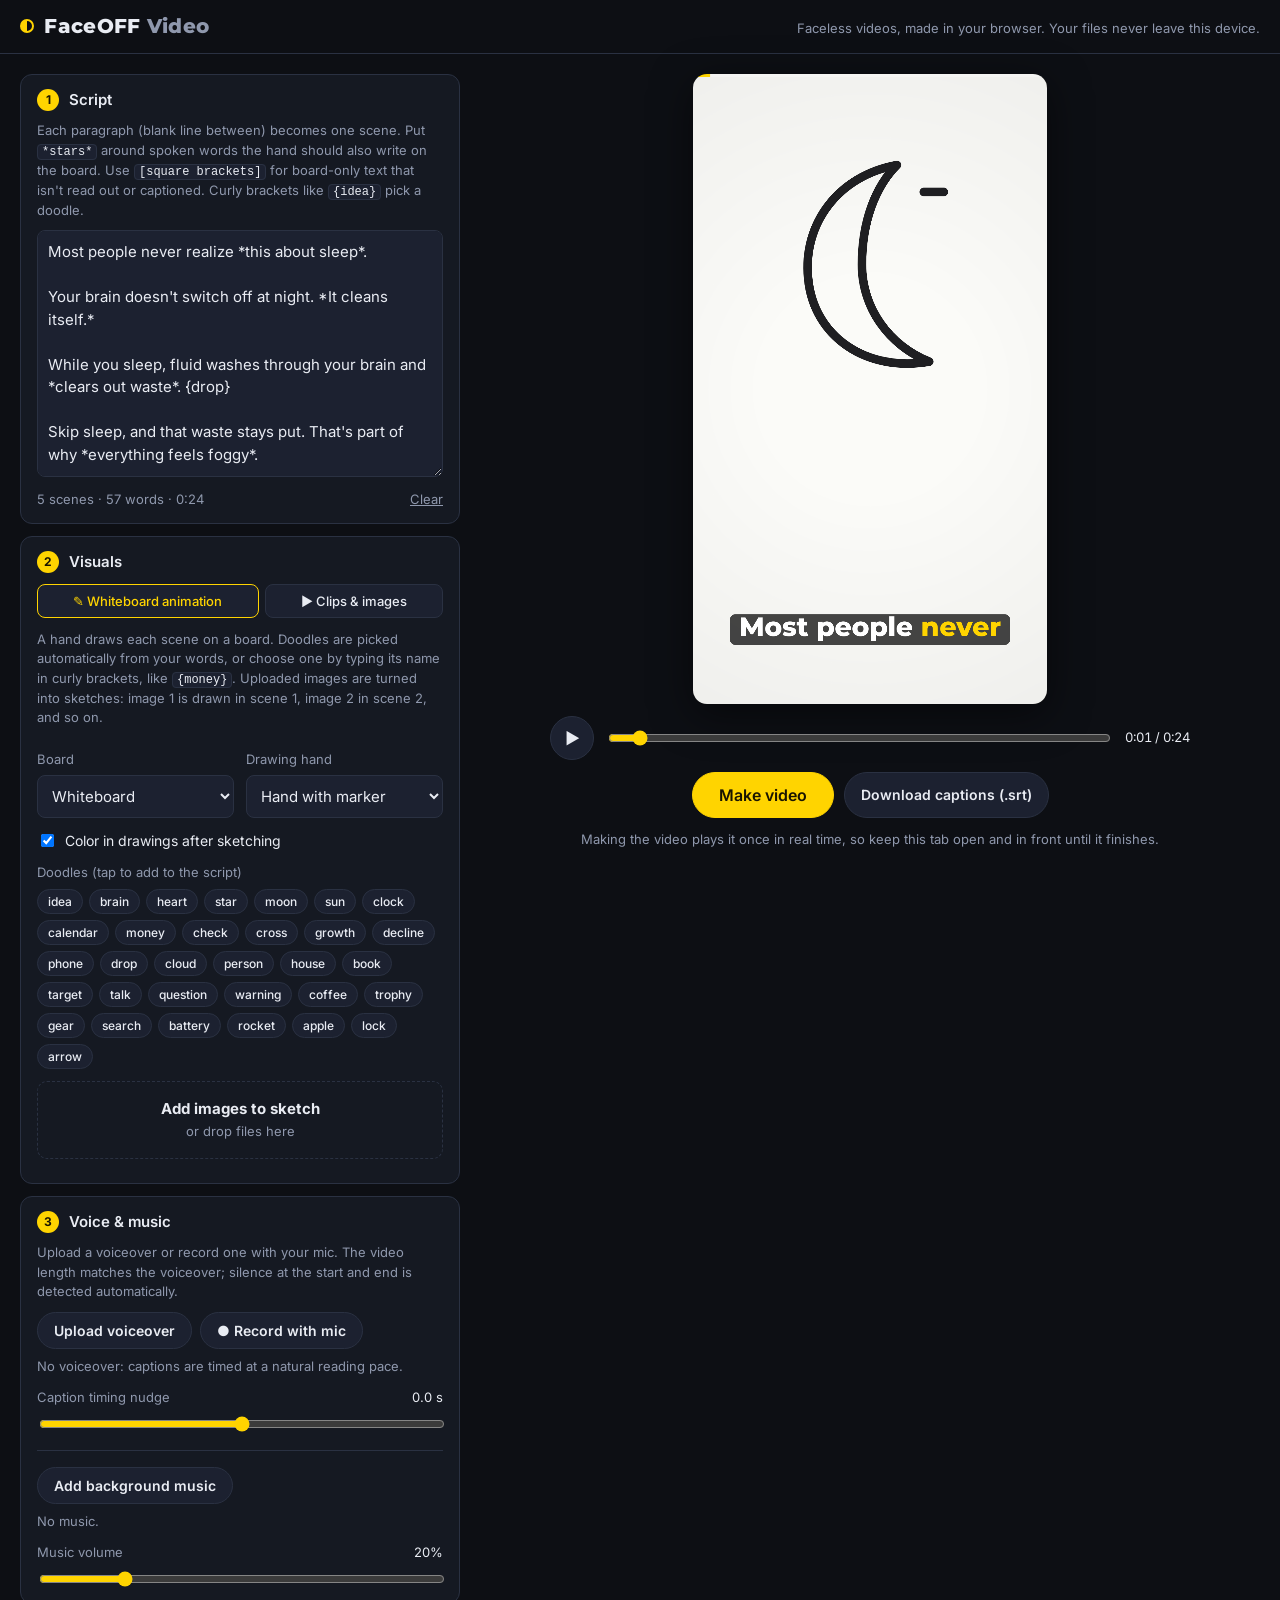
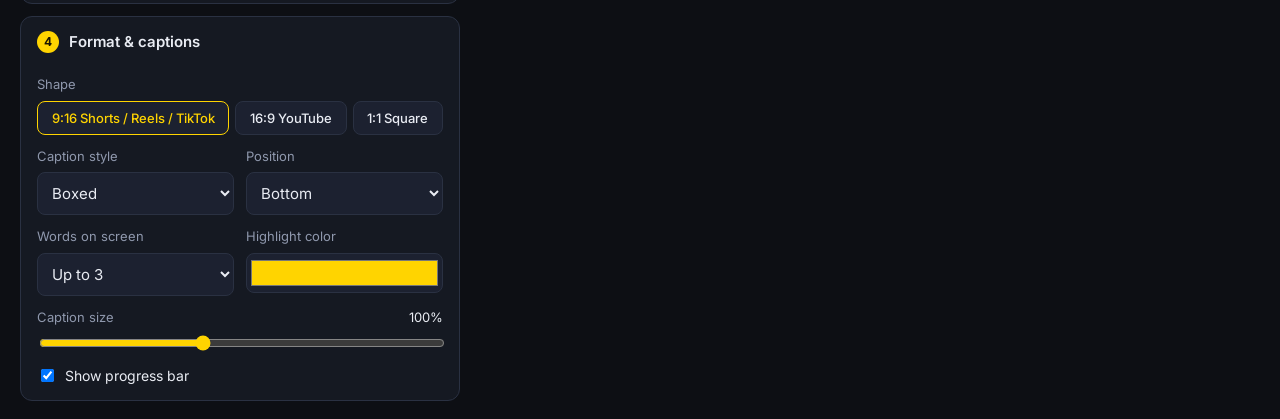
<file: index.html>
<!doctype html>
<html lang="en">
<head>
  <meta charset="utf-8" />
  <meta name="viewport" content="width=device-width, initial-scale=1" />
  <title>FaceOFF Video</title>
  <meta name="description" content="Make faceless videos in your browser: script, visuals, voiceover, music and animated captions." />
  <link rel="preconnect" href="https://fonts.googleapis.com" />
  <link rel="preconnect" href="https://fonts.gstatic.com" crossorigin />
  <link href="https://fonts.googleapis.com/css2?family=Montserrat:wght@600;800&family=Patrick+Hand&family=Inter:wght@400;500;600&display=swap" rel="stylesheet" />
  <link rel="stylesheet" href="styles.css" />
</head>
<body>
  <header class="top">
    <div class="brand"><span class="logo" aria-hidden="true"></span> FaceOFF <span class="muted">Video</span></div>
    <div class="muted small">Faceless videos, made in your browser. Your files never leave this device.</div>
  </header>

  <main class="layout">
    <section class="panel" aria-label="Video settings">
      <details open>
        <summary><span class="step">1</span> Script</summary>
        <p class="hint">Each paragraph (blank line between) becomes one scene. Put <code>*stars*</code> around spoken words the hand should also write on the board. Use <code>[square brackets]</code> for board-only text that isn't read out or captioned. Curly brackets like <code>{idea}</code> pick a doodle.</p>
        <textarea id="script" rows="10" spellcheck="true"></textarea>
        <div class="row between small muted"><span id="scriptStats"></span><button id="clearScript" class="link" type="button">Clear</button></div>
      </details>

      <details open>
        <summary><span class="step">2</span> Visuals</summary>
        <div class="seg" role="radiogroup" id="modeSeg" aria-label="Video style">
          <button type="button" data-v="whiteboard" class="on">✎ Whiteboard animation</button>
          <button type="button" data-v="footage">▶ Clips &amp; images</button>
        </div>

        <div id="wbOptions">
          <p class="hint top-gap">A hand draws each scene on a board. Doodles are picked automatically from your words, or choose one by typing its name in curly brackets, like <code>{money}</code>. Uploaded images are turned into sketches: image 1 is drawn in scene 1, image 2 in scene 2, and so on.</p>
          <div class="grid2">
            <div class="field">
              <label for="wbBoard">Board</label>
              <select id="wbBoard">
                <option value="white">Whiteboard</option>
                <option value="paper">Paper</option>
                <option value="chalk">Chalkboard</option>
              </select>
            </div>
            <div class="field">
              <label for="wbHand">Drawing hand</label>
              <select id="wbHand">
                <option value="hand">Hand with marker</option>
                <option value="marker">Marker only</option>
                <option value="none">No hand</option>
              </select>
            </div>
          </div>
          <label class="check"><input id="wbColor" type="checkbox" checked /> Color in drawings after sketching</label>
          <div class="field">
            <span class="label">Doodles (tap to add to the script)</span>
            <div id="doodleChips" class="chips"></div>
          </div>
        </div>

        <div id="footageOptions" hidden>
          <p class="hint top-gap">Clips and images play one per scene, in order, and repeat if you have fewer than scenes. With none, an animated background is used.</p>
          <div class="field">
            <label for="theme">Background when no visuals</label>
            <select id="theme">
              <option value="midnight">Midnight</option>
              <option value="sunset">Sunset</option>
              <option value="ocean">Ocean</option>
              <option value="forest">Forest</option>
              <option value="mono">Mono</option>
            </select>
          </div>
        </div>

        <label class="drop top-gap" id="mediaDrop">
          <input id="mediaInput" type="file" accept="image/*,video/*" multiple hidden />
          <strong id="dropTitle">Add images to sketch</strong><span class="small muted">or drop files here</span>
        </label>
        <ul id="mediaList" class="media-list"></ul>
      </details>

      <details open>
        <summary><span class="step">3</span> Voice &amp; music</summary>
        <p class="hint">Upload a voiceover or record one with your mic. The video length matches the voiceover; silence at the start and end is detected automatically.</p>
        <div class="row gap">
          <label class="btn secondary">
            <input id="voiceInput" type="file" accept="audio/*,video/*" hidden />Upload voiceover
          </label>
          <button id="recordBtn" class="btn secondary" type="button">● Record with mic</button>
        </div>
        <div id="voiceInfo" class="file-info small muted">No voiceover: captions are timed at a natural reading pace.</div>
        <div class="field">
          <label for="offset">Caption timing nudge <output id="offsetOut">0.0 s</output></label>
          <input id="offset" type="range" min="-1.5" max="1.5" step="0.1" value="0" />
        </div>
        <hr />
        <label class="btn secondary">
          <input id="musicInput" type="file" accept="audio/*" hidden />Add background music
        </label>
        <div id="musicInfo" class="file-info small muted">No music.</div>
        <div class="field">
          <label for="musicVol">Music volume <output id="musicVolOut">20%</output></label>
          <input id="musicVol" type="range" min="0" max="1" step="0.01" value="0.2" />
        </div>
      </details>

      <details open>
        <summary><span class="step">4</span> Format &amp; captions</summary>
        <div class="field">
          <span class="label">Shape</span>
          <div class="seg" role="radiogroup" id="aspectSeg">
            <button type="button" data-v="9:16" class="on">9:16 Shorts / Reels / TikTok</button>
            <button type="button" data-v="16:9">16:9 YouTube</button>
            <button type="button" data-v="1:1">1:1 Square</button>
          </div>
        </div>
        <div class="grid2">
          <div class="field">
            <label for="capStyle">Caption style</label>
            <select id="capStyle">
              <option value="boxed" selected>Boxed</option>
              <option value="pop">Bold pop</option>
              <option value="clean">Clean</option>
              <option value="none">No captions</option>
            </select>
          </div>
          <div class="field">
            <label for="capPos">Position</label>
            <select id="capPos">
              <option value="lower" selected>Bottom</option>
              <option value="center">Middle</option>
            </select>
          </div>
          <div class="field">
            <label for="wordsPer">Words on screen</label>
            <select id="wordsPer">
              <option value="1">1 at a time</option>
              <option value="2">Up to 2</option>
              <option value="3" selected>Up to 3</option>
              <option value="5">Up to 5</option>
              <option value="8">Up to 8</option>
            </select>
          </div>
          <div class="field">
            <label for="capColor">Highlight color</label>
            <input id="capColor" type="color" value="#ffd400" />
          </div>
        </div>
        <div class="field">
          <label for="capSize">Caption size <output id="capSizeOut">100%</output></label>
          <input id="capSize" type="range" min="0.6" max="1.6" step="0.05" value="1" />
        </div>
        <label class="check"><input id="progressBar" type="checkbox" checked /> Show progress bar</label>
      </details>
    </section>

    <section class="preview" aria-label="Preview">
      <div class="stage-wrap" id="stageWrap">
        <canvas id="stage" width="1080" height="1920"></canvas>
      </div>
      <div class="transport">
        <button id="playBtn" class="btn round" type="button" aria-label="Play">▶</button>
        <input id="seek" type="range" min="0" max="1" step="0.01" value="0" aria-label="Position" />
        <span id="time" class="small mono">0:00 / 0:00</span>
      </div>
      <div class="export">
        <button id="exportBtn" class="btn primary" type="button">Make video</button>
        <button id="srtBtn" class="btn secondary" type="button">Download captions (.srt)</button>
      </div>
      <div id="exportStatus" class="status small" hidden></div>
      <p class="hint center">Making the video plays it once in real time, so keep this tab open and in front until it finishes.</p>
    </section>
  </main>

  <script src="whiteboard.js"></script>
  <script src="app.js"></script>
</body>
</html>
</file>
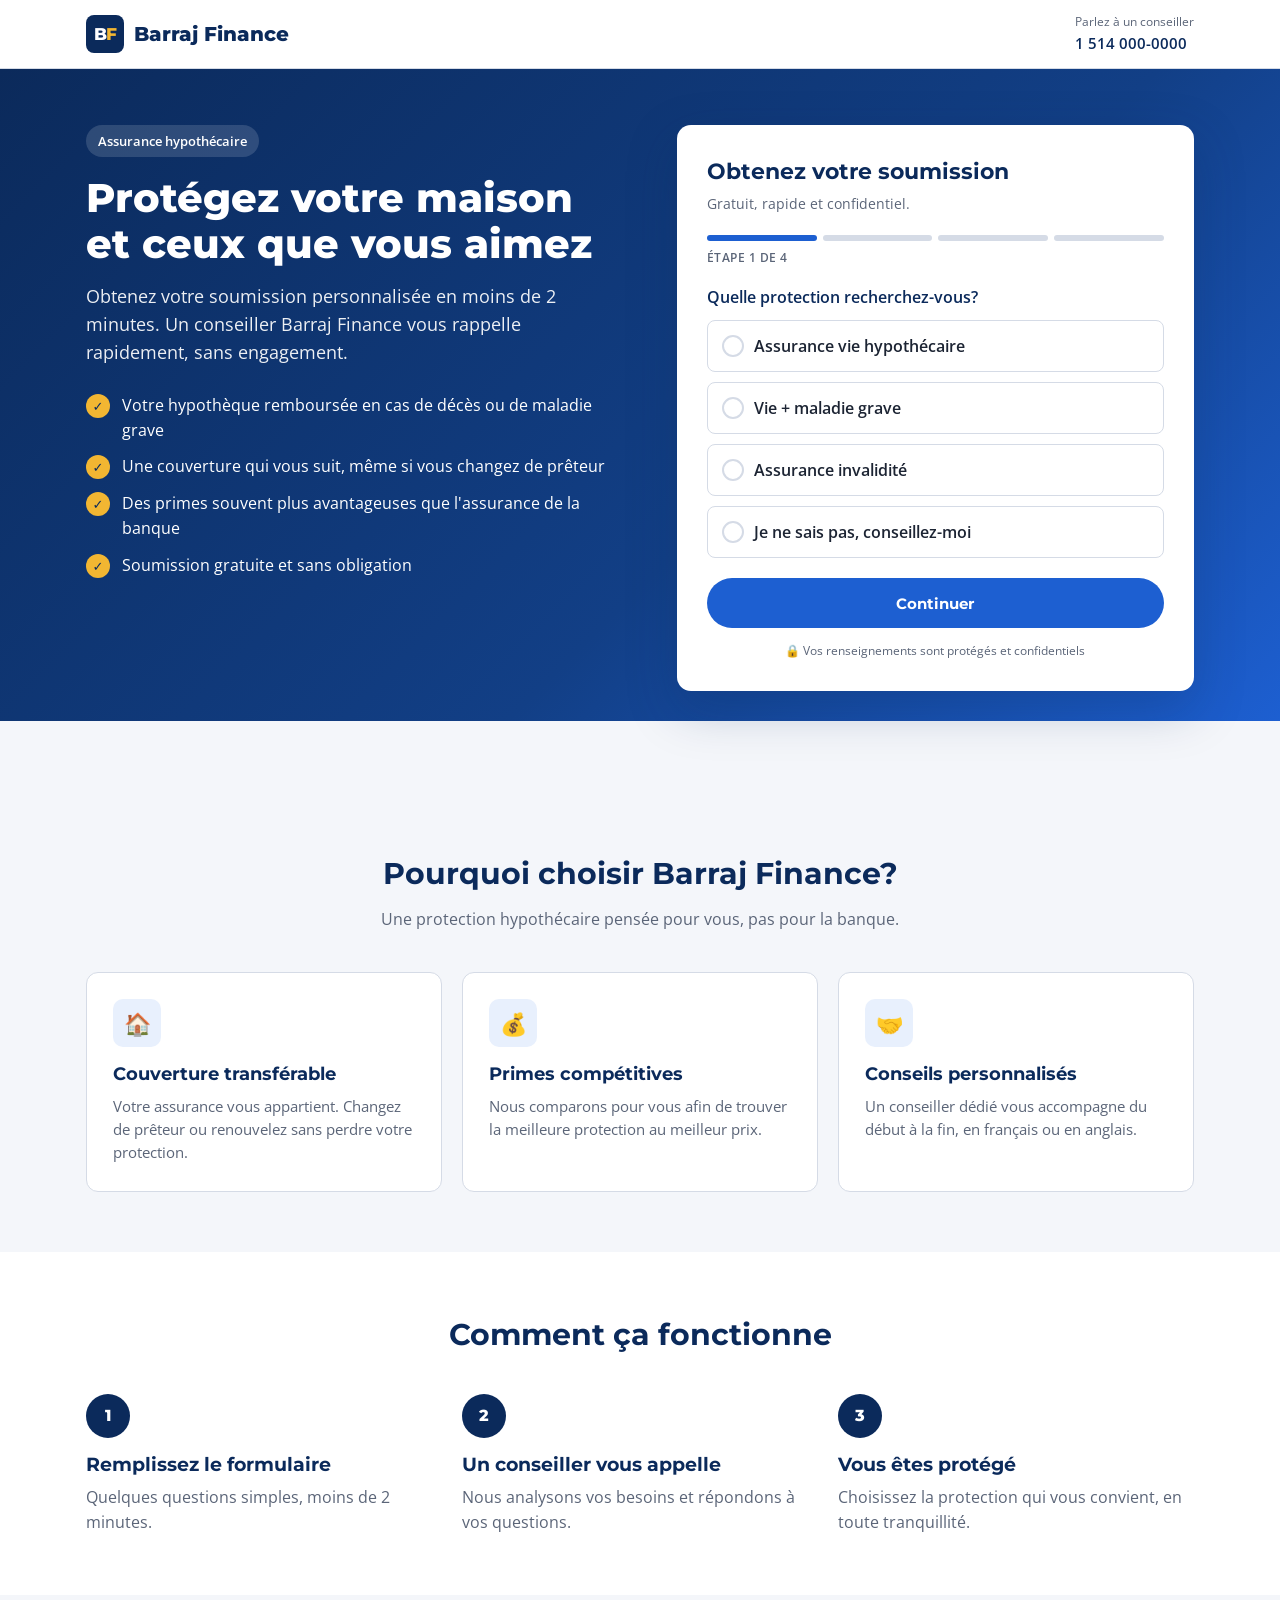
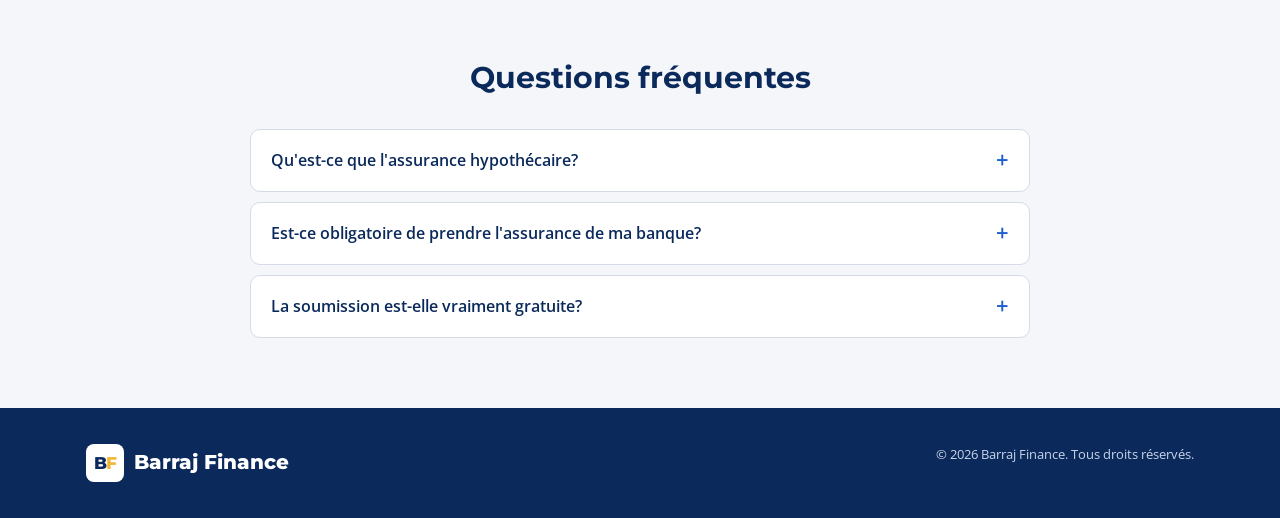
<file: barraj-finance/index.html>
<!doctype html>
<html lang="fr-CA">
<head>
<meta charset="utf-8">
<meta name="viewport" content="width=device-width, initial-scale=1">
<title>Barraj Finance Soumission</title>
<meta name="description" content="Obtenez votre soumission d'assurance hypothécaire avec Barraj Finance.">
<link rel="preconnect" href="https://fonts.googleapis.com">
<link href="https://fonts.googleapis.com/css2?family=Montserrat:wght@600;700;800&family=Open+Sans:wght@400;600&display=swap" rel="stylesheet">
<style>
:root{
  --navy:#0b2a5b; --blue:#1d5fd1; --blue-dark:#164aa6; --sky:#e8f0fd;
  --bg:#f4f6fa; --card:#ffffff; --text:#1c2433; --muted:#5b6578; --line:#d5dbe6;
  --ok:#1a8f5a; --err:#c62f3a; --gold:#f2b632;
}
*{box-sizing:border-box;margin:0;padding:0}
body{font-family:"Open Sans",system-ui,sans-serif;background:var(--bg);color:var(--text);line-height:1.55}
h1,h2,h3,.brand,.btn{font-family:Montserrat,system-ui,sans-serif}
a{color:var(--blue)}
.wrap{max-width:1140px;margin:0 auto;padding:0 16px}

/* Header */
header{background:#fff;border-bottom:1px solid var(--line);position:sticky;top:0;z-index:10}
header .wrap{display:flex;align-items:center;justify-content:space-between;height:68px}
.brand{display:flex;align-items:center;gap:10px;font-weight:800;font-size:20px;color:var(--navy);text-decoration:none}
.logo{width:38px;height:38px;border-radius:8px;background:var(--navy);color:#fff;display:flex;align-items:center;justify-content:center;font-size:17px;letter-spacing:-.5px}
.logo span{color:var(--gold)}
.phone{font-weight:600;color:var(--navy);text-decoration:none;font-size:15px}
.phone small{display:block;color:var(--muted);font-weight:400;font-size:12px}

/* Hero */
.hero{background:linear-gradient(135deg,var(--navy) 0%,#123f86 60%,var(--blue) 100%);color:#fff;padding:56px 0 120px}
.hero .wrap{display:grid;grid-template-columns:1.05fr 1fr;gap:48px;align-items:start}
.eyebrow{display:inline-block;background:rgba(255,255,255,.14);padding:6px 12px;border-radius:999px;font-size:13px;font-weight:600;margin-bottom:18px}
.hero h1{font-size:40px;line-height:1.15;font-weight:800;margin-bottom:16px}
.hero p.lead{font-size:18px;opacity:.92;margin-bottom:26px;max-width:520px}
.checks{list-style:none;display:grid;gap:12px}
.checks li{display:flex;gap:12px;align-items:flex-start;font-size:16px}
.checks li::before{content:"✓";flex:none;width:24px;height:24px;border-radius:50%;background:var(--gold);color:var(--navy);font-weight:800;display:grid;place-items:center;font-size:13px;margin-top:1px}

/* Form card */
.card{background:var(--card);color:var(--text);border-radius:14px;box-shadow:0 18px 50px rgba(11,42,91,.25);padding:30px;margin-bottom:-90px}
.card h2{font-size:22px;color:var(--navy);margin-bottom:4px}
.card .sub{color:var(--muted);font-size:14px;margin-bottom:20px}
.progress{display:flex;gap:6px;margin-bottom:8px}
.progress span{flex:1;height:6px;border-radius:3px;background:var(--line);transition:background .3s}
.progress span.on{background:var(--blue)}
.steplabel{font-size:12px;color:var(--muted);margin-bottom:18px;font-weight:600;text-transform:uppercase;letter-spacing:.04em}
.step{display:none}
.step.active{display:block;animation:fade .25s ease}
@keyframes fade{from{opacity:0;transform:translateY(6px)}to{opacity:1;transform:none}}
.q{font-weight:600;margin-bottom:10px;color:var(--navy)}
.field{margin-bottom:16px}
label.lbl{display:block;font-size:14px;font-weight:600;margin-bottom:6px}
input[type=text],input[type=email],input[type=tel],input[type=date],input[type=number],select{
  width:100%;height:48px;border:1.5px solid var(--line);border-radius:8px;padding:0 14px;font:inherit;font-size:16px;background:#fff;color:var(--text);transition:border-color .2s,box-shadow .2s}
input:focus,select:focus{outline:none;border-color:var(--blue);box-shadow:0 0 0 3px rgba(29,95,209,.18)}
.row{display:grid;grid-template-columns:1fr 1fr;gap:12px}
.choices{display:grid;gap:10px}
.choices.two{grid-template-columns:1fr 1fr}
.choice{position:relative}
.choice input{position:absolute;opacity:0}
.choice label{display:flex;align-items:center;gap:10px;min-height:52px;padding:10px 14px;border:1.5px solid var(--line);border-radius:8px;cursor:pointer;font-weight:600;transition:all .15s}
.choice label::before{content:"";flex:none;width:18px;height:18px;border-radius:50%;border:2px solid var(--line);transition:all .15s}
.choice input:checked+label{border-color:var(--blue);background:var(--sky);color:var(--navy)}
.choice input:checked+label::before{border-color:var(--blue);background:radial-gradient(var(--blue) 45%,#fff 50%)}
.choice input:focus-visible+label{box-shadow:0 0 0 3px rgba(29,95,209,.25)}
.consent{display:flex;gap:10px;font-size:13px;color:var(--muted);align-items:flex-start;margin:6px 0 16px}
.consent input{margin-top:3px;width:18px;height:18px;flex:none;accent-color:var(--blue)}
.err{color:var(--err);font-size:13px;margin-top:6px;display:none}
.invalid .err{display:block}
.invalid input,.invalid select,.invalid .choice label{border-color:var(--err)}
.actions{display:flex;gap:10px;margin-top:20px}
.btn{height:50px;border:none;border-radius:999px;padding:0 26px;font-weight:700;font-size:15px;cursor:pointer;transition:background .2s,transform .1s}
.btn:active{transform:scale(.98)}
.btn.primary{background:var(--blue);color:#fff;flex:1}
.btn.primary:hover{background:var(--blue-dark)}
.btn.ghost{background:transparent;color:var(--blue);border:1.5px solid var(--blue)}
.secure{display:flex;align-items:center;gap:8px;justify-content:center;font-size:12px;color:var(--muted);margin-top:14px}
.done{text-align:center;padding:20px 0}
.done .ic{width:64px;height:64px;border-radius:50%;background:#e3f5ec;color:var(--ok);display:grid;place-items:center;font-size:32px;margin:0 auto 16px}
.done h3{color:var(--navy);font-size:22px;margin-bottom:8px}

/* Sections */
section.block{padding:130px 0 60px}
section.block h2{text-align:center;color:var(--navy);font-size:30px;margin-bottom:10px}
section.block .intro{text-align:center;color:var(--muted);max-width:620px;margin:0 auto 40px}
.grid3{display:grid;grid-template-columns:repeat(3,1fr);gap:20px}
.feat{background:#fff;border-radius:12px;padding:26px;border:1px solid var(--line)}
.feat .ico{width:48px;height:48px;border-radius:10px;background:var(--sky);color:var(--blue);display:grid;place-items:center;font-size:22px;margin-bottom:14px}
.feat h3{font-size:18px;color:var(--navy);margin-bottom:6px}
.feat p{color:var(--muted);font-size:15px}
.steps{background:#fff;padding:60px 0}
.steps h2{text-align:center;color:var(--navy);font-size:30px;margin-bottom:36px}
.num{width:44px;height:44px;border-radius:50%;background:var(--navy);color:#fff;display:grid;place-items:center;font-family:Montserrat;font-weight:800;margin-bottom:12px}
.faq{padding:60px 0}
.faq h2{text-align:center;color:var(--navy);font-size:30px;margin-bottom:28px}
details{background:#fff;border:1px solid var(--line);border-radius:10px;margin:0 auto 10px;max-width:780px}
summary{cursor:pointer;padding:18px 20px;font-weight:600;color:var(--navy);list-style:none;display:flex;justify-content:space-between;gap:12px}
summary::after{content:"+";font-size:22px;line-height:1;color:var(--blue)}
details[open] summary::after{content:"−"}
details p{padding:0 20px 18px;color:var(--muted)}
footer{background:var(--navy);color:#c9d4ea;padding:36px 0;font-size:13px}
footer .wrap{display:flex;justify-content:space-between;gap:20px;flex-wrap:wrap}
footer .brand{color:#fff}
footer .logo{background:#fff;color:var(--navy)}

@media (max-width:900px){
  .hero{padding:36px 0 40px}
  .hero .wrap{grid-template-columns:1fr;gap:28px}
  .hero h1{font-size:30px}
  .card{margin-bottom:0;padding:22px}
  section.block{padding:50px 0}
  .grid3{grid-template-columns:1fr}
}
@media (max-width:480px){
  .row,.choices.two{grid-template-columns:1fr}
  .phone small{display:none}
}
</style>
</head>
<body>

<header>
  <div class="wrap">
    <a class="brand" href="#"><div class="logo">B<span>F</span></div>Barraj Finance</a>
    <a class="phone" href="tel:+15140000000"><small>Parlez à un conseiller</small>1 514 000-0000</a>
  </div>
</header>

<div class="hero">
  <div class="wrap">
    <div>
      <span class="eyebrow">Assurance hypothécaire</span>
      <h1>Protégez votre maison et ceux que vous aimez</h1>
      <p class="lead">Obtenez votre soumission personnalisée en moins de 2 minutes. Un conseiller Barraj Finance vous rappelle rapidement, sans engagement.</p>
      <ul class="checks">
        <li>Votre hypothèque remboursée en cas de décès ou de maladie grave</li>
        <li>Une couverture qui vous suit, même si vous changez de prêteur</li>
        <li>Des primes souvent plus avantageuses que l'assurance de la banque</li>
        <li>Soumission gratuite et sans obligation</li>
      </ul>
    </div>

    <div class="card" id="soumission">
      <form id="quote" novalidate>
        <h2>Obtenez votre soumission</h2>
        <p class="sub">Gratuit, rapide et confidentiel.</p>
        <div class="progress"><span class="on"></span><span></span><span></span><span></span></div>
        <div class="steplabel" id="steplabel">Étape 1 de 4</div>

        <!-- Step 1 -->
        <div class="step active" data-step="1">
          <div class="field" data-req="radio" data-name="besoin">
            <div class="q">Quelle protection recherchez-vous?</div>
            <div class="choices">
              <div class="choice"><input type="radio" name="besoin" id="b1" value="Vie"><label for="b1">Assurance vie hypothécaire</label></div>
              <div class="choice"><input type="radio" name="besoin" id="b2" value="Vie + maladie grave"><label for="b2">Vie + maladie grave</label></div>
              <div class="choice"><input type="radio" name="besoin" id="b3" value="Invalidité"><label for="b3">Assurance invalidité</label></div>
              <div class="choice"><input type="radio" name="besoin" id="b4" value="Je ne sais pas"><label for="b4">Je ne sais pas, conseillez-moi</label></div>
            </div>
            <div class="err">Veuillez choisir une option.</div>
          </div>
        </div>

        <!-- Step 2 -->
        <div class="step" data-step="2">
          <div class="field" data-req="select">
            <label class="lbl" for="montant">Solde de votre hypothèque</label>
            <select id="montant" name="montant">
              <option value="">Sélectionnez</option>
              <option>Moins de 150 000 $</option>
              <option>150 000 $ à 300 000 $</option>
              <option>300 000 $ à 500 000 $</option>
              <option>500 000 $ à 750 000 $</option>
              <option>Plus de 750 000 $</option>
            </select>
            <div class="err">Veuillez sélectionner un montant.</div>
          </div>
          <div class="field" data-req="radio" data-name="statut">
            <div class="q">Votre situation</div>
            <div class="choices two">
              <div class="choice"><input type="radio" name="statut" id="s1" value="Nouvel achat"><label for="s1">Nouvel achat</label></div>
              <div class="choice"><input type="radio" name="statut" id="s2" value="Déjà propriétaire"><label for="s2">Déjà propriétaire</label></div>
            </div>
            <div class="err">Veuillez choisir une option.</div>
          </div>
          <div class="field" data-req="radio" data-name="assures">
            <div class="q">Personnes à assurer</div>
            <div class="choices two">
              <div class="choice"><input type="radio" name="assures" id="a1" value="Moi seulement"><label for="a1">Moi seulement</label></div>
              <div class="choice"><input type="radio" name="assures" id="a2" value="Moi et mon conjoint"><label for="a2">Moi et mon conjoint</label></div>
            </div>
            <div class="err">Veuillez choisir une option.</div>
          </div>
        </div>

        <!-- Step 3 -->
        <div class="step" data-step="3">
          <div class="field" data-req="date">
            <label class="lbl" for="naissance">Date de naissance</label>
            <input type="date" id="naissance" name="naissance">
            <div class="err">Veuillez entrer une date valide (18 à 75 ans).</div>
          </div>
          <div class="field" data-req="radio" data-name="fumeur">
            <div class="q">Avez-vous fumé au cours des 12 derniers mois?</div>
            <div class="choices two">
              <div class="choice"><input type="radio" name="fumeur" id="f1" value="Non"><label for="f1">Non</label></div>
              <div class="choice"><input type="radio" name="fumeur" id="f2" value="Oui"><label for="f2">Oui</label></div>
            </div>
            <div class="err">Veuillez choisir une option.</div>
          </div>
          <div class="field" data-req="select">
            <label class="lbl" for="province">Province</label>
            <select id="province" name="province">
              <option value="">Sélectionnez</option>
              <option selected>Québec</option><option>Ontario</option><option>Nouveau-Brunswick</option>
              <option>Nouvelle-Écosse</option><option>Île-du-Prince-Édouard</option><option>Terre-Neuve-et-Labrador</option>
              <option>Manitoba</option><option>Saskatchewan</option><option>Alberta</option><option>Colombie-Britannique</option>
            </select>
            <div class="err">Veuillez sélectionner une province.</div>
          </div>
        </div>

        <!-- Step 4 -->
        <div class="step" data-step="4">
          <div class="row">
            <div class="field" data-req="text">
              <label class="lbl" for="prenom">Prénom</label>
              <input type="text" id="prenom" name="prenom" autocomplete="given-name">
              <div class="err">Requis.</div>
            </div>
            <div class="field" data-req="text">
              <label class="lbl" for="nom">Nom</label>
              <input type="text" id="nom" name="nom" autocomplete="family-name">
              <div class="err">Requis.</div>
            </div>
          </div>
          <div class="field" data-req="tel">
            <label class="lbl" for="tel">Téléphone</label>
            <input type="tel" id="tel" name="telephone" autocomplete="tel" placeholder="514 555-1234">
            <div class="err">Veuillez entrer un numéro à 10 chiffres.</div>
          </div>
          <div class="field" data-req="email">
            <label class="lbl" for="courriel">Courriel</label>
            <input type="email" id="courriel" name="courriel" autocomplete="email" placeholder="nom@exemple.com">
            <div class="err">Veuillez entrer un courriel valide.</div>
          </div>
          <div class="field" data-req="check">
            <label class="consent"><input type="checkbox" id="consent" name="consentement">
              J'accepte qu'un conseiller de Barraj Finance communique avec moi par téléphone ou courriel au sujet de ma soumission. Mes renseignements resteront confidentiels.</label>
            <div class="err">Votre consentement est requis.</div>
          </div>
        </div>

        <div class="actions" id="actions">
          <button type="button" class="btn ghost" id="back" hidden>Retour</button>
          <button type="button" class="btn primary" id="next">Continuer</button>
        </div>
        <div class="secure">🔒 Vos renseignements sont protégés et confidentiels</div>
      </form>

      <div class="done" id="done" hidden>
        <div class="ic">✓</div>
        <h3>Merci, votre demande est reçue!</h3>
        <p>Un conseiller Barraj Finance vous contactera sous peu avec votre soumission personnalisée.</p>
      </div>
    </div>
  </div>
</div>

<section class="block">
  <div class="wrap">
    <h2>Pourquoi choisir Barraj Finance?</h2>
    <p class="intro">Une protection hypothécaire pensée pour vous, pas pour la banque.</p>
    <div class="grid3">
      <div class="feat"><div class="ico">🏠</div><h3>Couverture transférable</h3><p>Votre assurance vous appartient. Changez de prêteur ou renouvelez sans perdre votre protection.</p></div>
      <div class="feat"><div class="ico">💰</div><h3>Primes compétitives</h3><p>Nous comparons pour vous afin de trouver la meilleure protection au meilleur prix.</p></div>
      <div class="feat"><div class="ico">🤝</div><h3>Conseils personnalisés</h3><p>Un conseiller dédié vous accompagne du début à la fin, en français ou en anglais.</p></div>
    </div>
  </div>
</section>

<section class="steps">
  <div class="wrap">
    <h2>Comment ça fonctionne</h2>
    <div class="grid3">
      <div><div class="num">1</div><h3 style="color:var(--navy);margin-bottom:6px">Remplissez le formulaire</h3><p style="color:var(--muted)">Quelques questions simples, moins de 2 minutes.</p></div>
      <div><div class="num">2</div><h3 style="color:var(--navy);margin-bottom:6px">Un conseiller vous appelle</h3><p style="color:var(--muted)">Nous analysons vos besoins et répondons à vos questions.</p></div>
      <div><div class="num">3</div><h3 style="color:var(--navy);margin-bottom:6px">Vous êtes protégé</h3><p style="color:var(--muted)">Choisissez la protection qui vous convient, en toute tranquillité.</p></div>
    </div>
  </div>
</section>

<section class="faq">
  <div class="wrap">
    <h2>Questions fréquentes</h2>
    <details><summary>Qu'est-ce que l'assurance hypothécaire?</summary><p>C'est une assurance qui rembourse le solde de votre prêt hypothécaire si vous décédez ou êtes atteint d'une maladie grave, afin que vos proches puissent garder la maison.</p></details>
    <details><summary>Est-ce obligatoire de prendre l'assurance de ma banque?</summary><p>Non. Vous pouvez choisir une assurance individuelle, souvent plus flexible et transférable d'un prêteur à l'autre.</p></details>
    <details><summary>La soumission est-elle vraiment gratuite?</summary><p>Oui, la soumission est 100 % gratuite et sans obligation.</p></details>
  </div>
</section>

<footer>
  <div class="wrap">
    <a class="brand" href="#"><div class="logo">B<span>F</span></div>Barraj Finance</a>
    <div>© <span id="yr"></span> Barraj Finance. Tous droits réservés.</div>
  </div>
</footer>

<script>
// Set FORM_ENDPOINT to a form service URL (e.g. Formspree) to receive submissions by email.
const FORM_ENDPOINT = "";

const form = document.getElementById('quote');
const steps = [...form.querySelectorAll('.step')];
const bars = [...form.querySelectorAll('.progress span')];
const nextBtn = document.getElementById('next');
const backBtn = document.getElementById('back');
let cur = 0;
document.getElementById('yr').textContent = new Date().getFullYear();

function show(i){
  steps.forEach((s,k)=>s.classList.toggle('active',k===i));
  bars.forEach((b,k)=>b.classList.toggle('on',k<=i));
  document.getElementById('steplabel').textContent = `Étape ${i+1} de ${steps.length}`;
  backBtn.hidden = i===0;
  nextBtn.textContent = i===steps.length-1 ? 'Obtenir ma soumission' : 'Continuer';
}

function valid(field){
  const t = field.dataset.req;
  const inp = field.querySelector('input,select');
  let ok = true;
  if(t==='radio') ok = !!form.querySelector(`input[name="${field.dataset.name}"]:checked`);
  else if(t==='select'||t==='text') ok = inp.value.trim()!=='';
  else if(t==='email') ok = /^[^\s@]+@[^\s@]+\.[^\s@]+$/.test(inp.value.trim());
  else if(t==='tel') ok = inp.value.replace(/\D/g,'').replace(/^1/,'').length===10;
  else if(t==='check') ok = inp.checked;
  else if(t==='date'){
    const d = new Date(inp.value); const age = (Date.now()-d)/31557600000;
    ok = !isNaN(d) && age>=18 && age<=75;
  }
  field.classList.toggle('invalid',!ok);
  return ok;
}

function validStep(i){
  return [...steps[i].querySelectorAll('[data-req]')].map(valid).every(Boolean);
}

form.addEventListener('change',e=>{
  const f = e.target.closest('[data-req]');
  if(f && f.classList.contains('invalid')) valid(f);
});

nextBtn.addEventListener('click', async ()=>{
  if(!validStep(cur)) return;
  if(cur<steps.length-1){ show(++cur); return; }
  nextBtn.disabled = true; nextBtn.textContent = 'Envoi…';
  const data = Object.fromEntries(new FormData(form));
  if(FORM_ENDPOINT){
    try{
      await fetch(FORM_ENDPOINT,{method:'POST',headers:{'Content-Type':'application/json','Accept':'application/json'},body:JSON.stringify(data)});
    }catch(err){}
  }
  form.hidden = true;
  document.getElementById('done').hidden = false;
});
backBtn.addEventListener('click',()=>{ if(cur>0) show(--cur); });
</script>
</body>
</html>
</file>
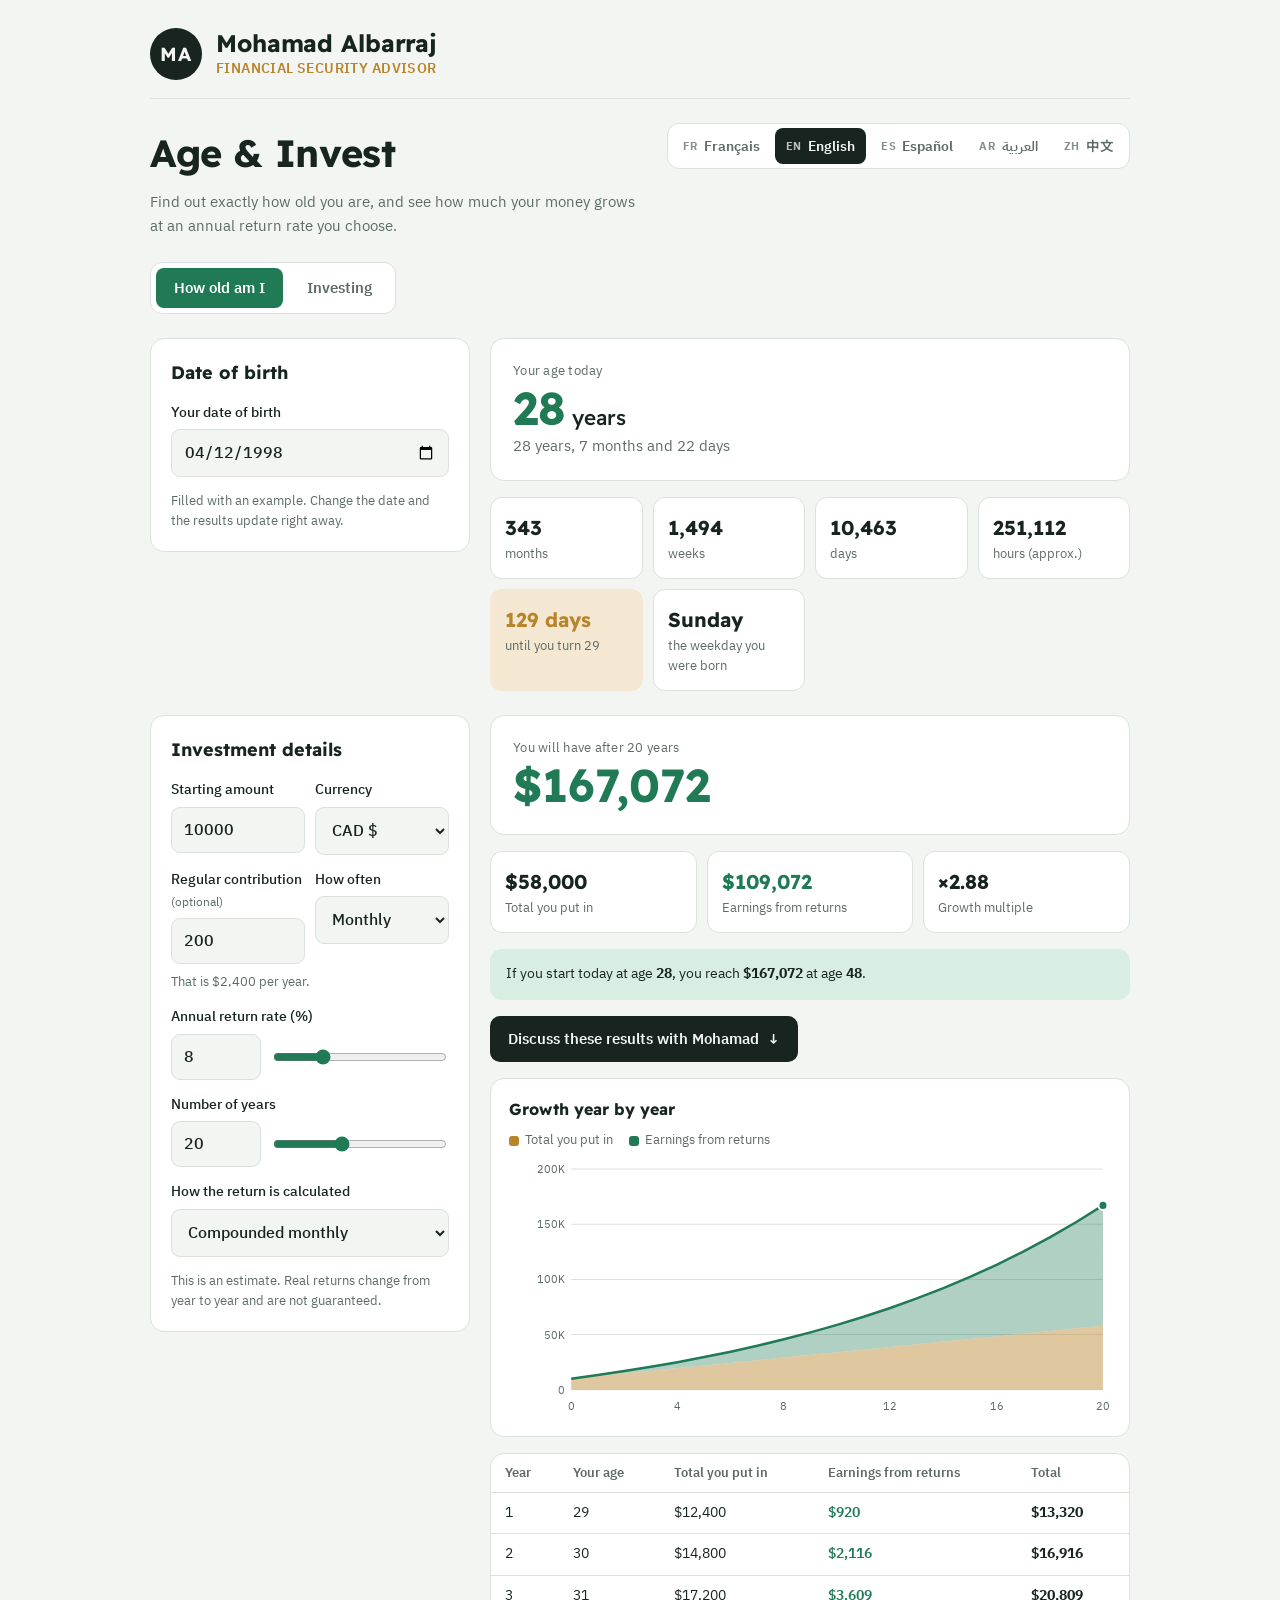
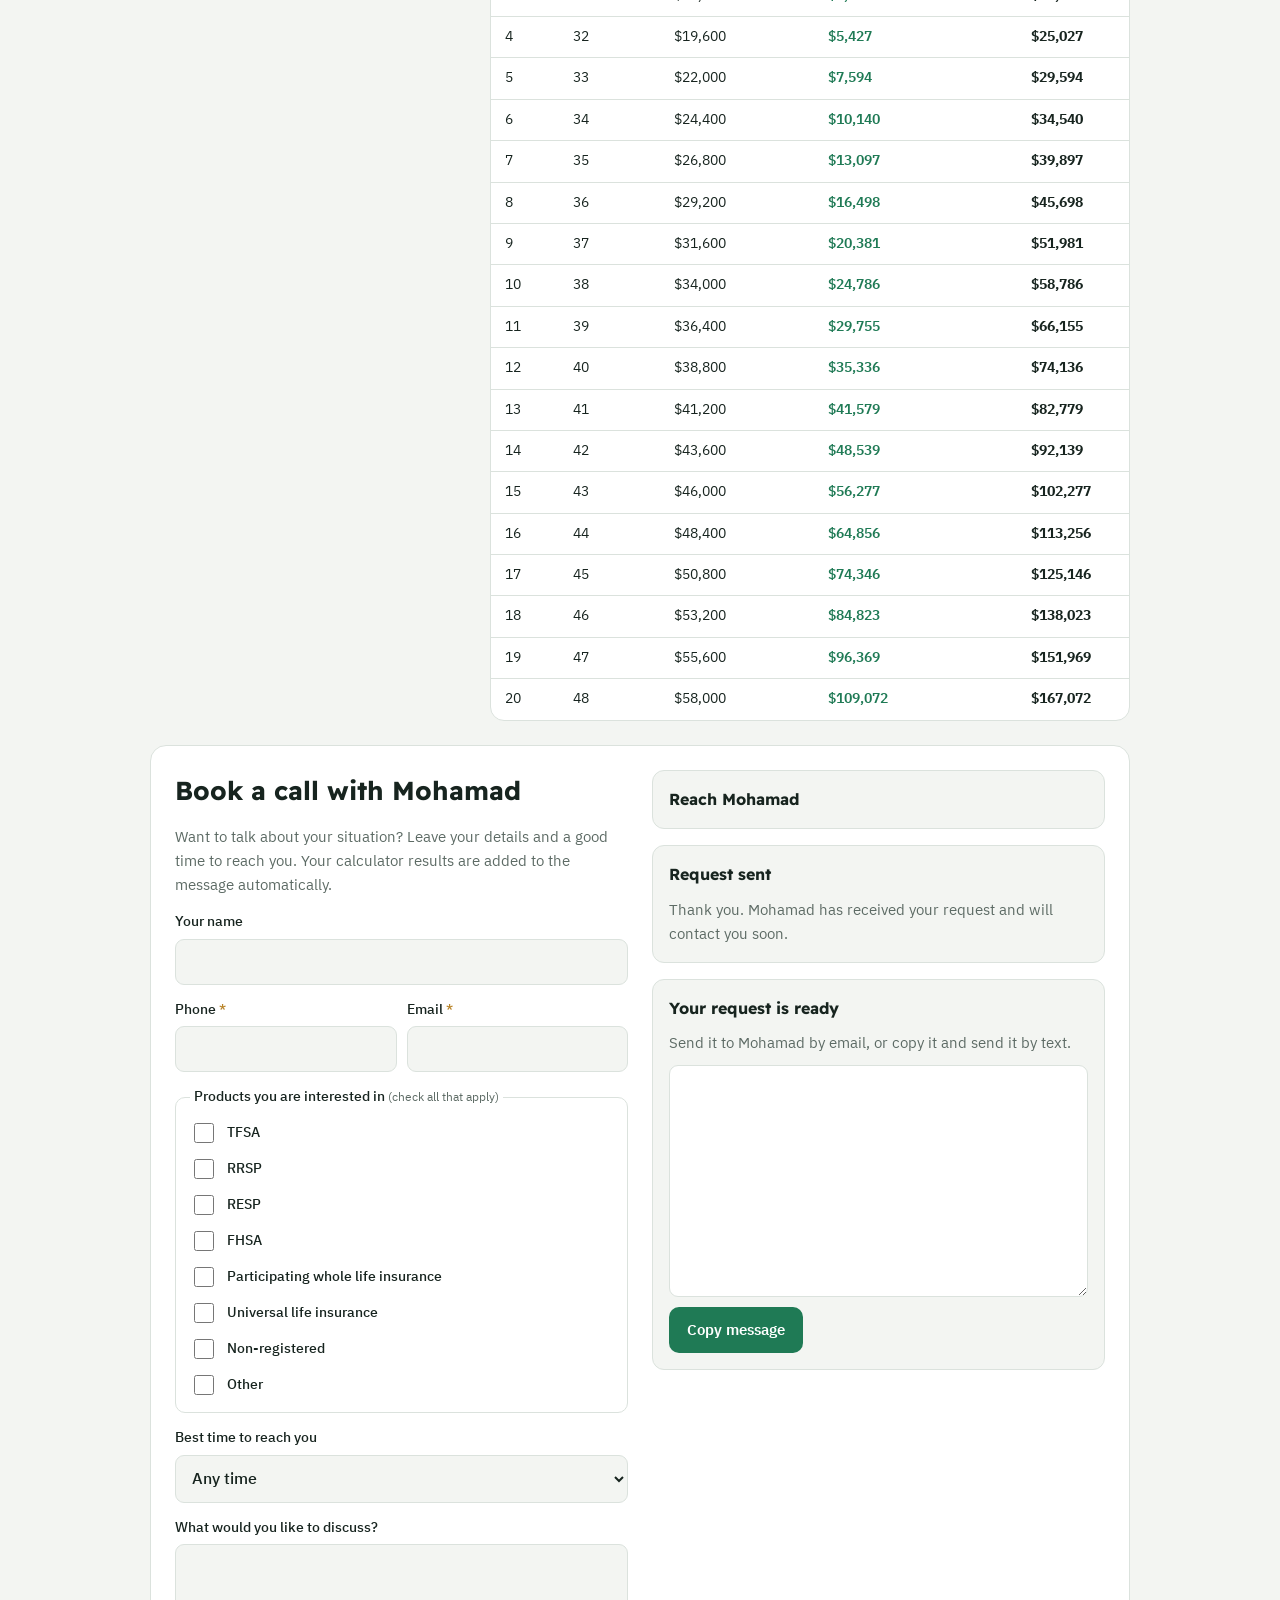
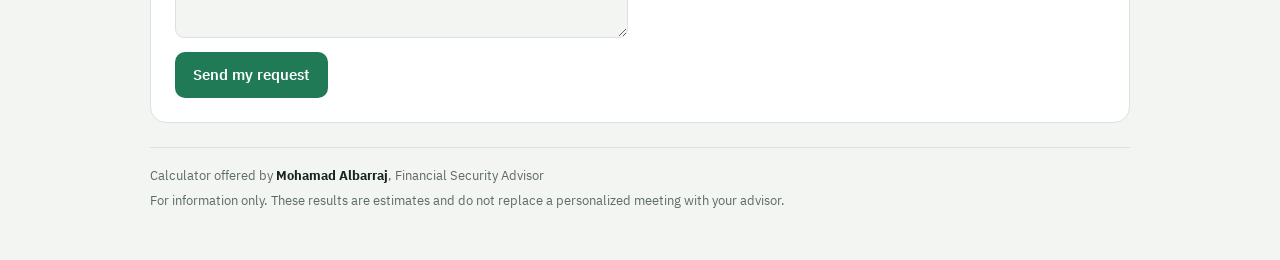
<file: calculatrice/index.html>
<!doctype html>
<html lang="fr">
<head>
<meta charset="utf-8">
<meta name="viewport" content="width=device-width,initial-scale=1,viewport-fit=cover">
<title>Albarraj Financial Calculator</title>
<link rel="preconnect" href="https://fonts.googleapis.com">
<link rel="stylesheet" href="https://fonts.googleapis.com/css2?family=IBM+Plex+Sans+Arabic:wght@400;500;600&family=Readex+Pro:wght@500;700&family=Noto+Sans+SC:wght@400;500;700&display=swap">
<style>
/* Layout: language bar on top, then one of two working panels (age, investment), inputs beside results on wide screens */
:root{
  --bg:#f3f5f2; --surface:#ffffff; --ink:#17241f; --muted:#5d6b65; --line:#dbe2dd;
  --accent:#1f7a55; --accent-soft:#d9eee3; --gold:#b9852b; --gold-soft:#f4e8d2; --on-accent:#ffffff;
  --display:"Readex Pro","IBM Plex Sans Arabic","Noto Sans SC","PingFang SC","Microsoft YaHei",Tahoma,sans-serif;
  --body:"IBM Plex Sans Arabic","Noto Sans SC","PingFang SC","Microsoft YaHei",Tahoma,"Segoe UI",sans-serif;
}
@media (prefers-color-scheme:dark){:root:not([data-theme="light"]){
  --bg:#101714; --surface:#17211d; --ink:#e7eee9; --muted:#9aa9a2; --line:#2a3832;
  --accent:#4fc28e; --accent-soft:#1d3a2d; --gold:#e0b25e; --gold-soft:#3a2f1b; --on-accent:#0c1a13; color-scheme:dark}}
:root[data-theme="dark"]{
  --bg:#101714; --surface:#17211d; --ink:#e7eee9; --muted:#9aa9a2; --line:#2a3832;
  --accent:#4fc28e; --accent-soft:#1d3a2d; --gold:#e0b25e; --gold-soft:#3a2f1b; --on-accent:#0c1a13; color-scheme:dark}

*{box-sizing:border-box}
html{-webkit-text-size-adjust:100%}
body{margin:0;background:var(--bg);color:var(--ink);font-family:var(--body);font-size:15px;line-height:1.6;
  padding-left:max(16px,env(safe-area-inset-left,0px));padding-right:max(16px,env(safe-area-inset-right,0px));padding-block:24px 48px}
.wrap{max-width:980px;margin:0 auto;display:flex;flex-direction:column;gap:24px}
.top{display:flex;justify-content:space-between;align-items:flex-start;gap:16px;flex-wrap:wrap}
header{min-width:0;flex:1 1 320px}
header h1{font-family:var(--display);font-size:clamp(26px,5vw,38px);margin:0;letter-spacing:-.01em;text-wrap:balance}
header p{margin:6px 0 0;color:var(--muted);max-width:60ch}

.brand{display:flex;align-items:center;gap:14px;padding-block:4px 18px;border-bottom:1px solid var(--line)}
.mono{flex:none;width:52px;height:52px;border-radius:50%;background:var(--ink);color:var(--bg);display:grid;place-items:center;font:700 19px var(--display);letter-spacing:.04em}
.brand .who{min-width:0}
.brand .nm{font:700 clamp(19px,3.4vw,24px)/1.2 var(--display);letter-spacing:-.005em}
.brand .tt{color:var(--gold);font-weight:600;font-size:13.5px;letter-spacing:.03em;text-transform:uppercase}
.cta{display:inline-flex;align-items:center;gap:8px;align-self:flex-start;background:var(--ink);color:var(--bg);text-decoration:none;font-weight:600;padding:11px 18px;border-radius:10px}
.cta:hover{opacity:.9}
.book{background:var(--surface);border:1px solid var(--line);border-radius:16px;padding:24px;scroll-margin-top:16px}
.bookgrid{display:grid;grid-template-columns:minmax(0,1fr) minmax(0,1fr);gap:24px;align-items:start}
@media (max-width:760px){.bookgrid{grid-template-columns:minmax(0,1fr)}}
.book form{display:flex;flex-direction:column;gap:14px;min-width:0}
.book h2{font-family:var(--display);font-size:clamp(20px,3.5vw,26px);margin:0;text-wrap:balance}
.book h3{font-family:var(--display);font-size:16px;margin:0}
.book p{margin:0;color:var(--muted)}
.book textarea{resize:vertical;min-height:90px;line-height:1.5}
.btn[disabled]{opacity:.6;cursor:wait}
.btn{font:600 15px var(--body);border:0;border-radius:10px;padding:12px 18px;background:var(--accent);color:var(--on-accent);cursor:pointer;align-self:flex-start}
.btn.alt{background:var(--ink);color:var(--bg)}
.err{color:#c0392b;font-size:13.5px;margin:0}
.side{display:flex;flex-direction:column;gap:16px;min-width:0}
.box{background:var(--bg);border:1px solid var(--line);border-radius:12px;padding:16px;display:flex;flex-direction:column;gap:10px}
.box .ct{font-size:16px;font-weight:600;font-variant-numeric:tabular-nums;user-select:all;overflow-wrap:anywhere}
.box textarea{background:var(--surface);min-height:220px;font-size:14px}
.prods{border:1px solid var(--line);border-radius:10px;padding:12px 14px 14px;margin:0;display:grid;grid-template-columns:repeat(auto-fit,minmax(210px,1fr));gap:10px 16px;min-width:0}
.prods legend{font-weight:500;font-size:14px;padding-inline:4px}
.prods legend small{color:var(--muted);font-weight:400}
label.chk{flex-direction:row;align-items:center;gap:10px;font-weight:500;cursor:pointer}
label.chk input{width:20px;height:20px;padding:0;flex:none;accent-color:var(--accent)}
.req{color:var(--gold)}
.copyrow{display:flex;gap:12px;align-items:center;flex-wrap:wrap}
.copyrow span{font-size:13.5px;color:var(--accent);font-weight:600}
.foot{border-top:1px solid var(--line);padding-top:18px;display:flex;flex-direction:column;gap:4px;font-size:13px;color:var(--muted)}
.foot b{color:var(--ink)}
.langs{display:flex;gap:4px;flex-wrap:wrap;background:var(--surface);border:1px solid var(--line);border-radius:12px;padding:4px}
.langs button{font:600 13.5px var(--body);border:0;background:transparent;color:var(--muted);padding:7px 11px;border-radius:8px;cursor:pointer;display:flex;gap:6px;align-items:center}
.langs button b{font-size:11px;letter-spacing:.06em;opacity:.75}
.langs button[aria-pressed="true"]{background:var(--ink);color:var(--bg)}

.tabs{display:flex;gap:6px;background:var(--surface);border:1px solid var(--line);border-radius:12px;padding:5px;width:fit-content;max-width:100%}
.tabs button{font:600 15px var(--body);border:0;background:transparent;color:var(--muted);padding:9px 18px;border-radius:8px;cursor:pointer}
.tabs button[aria-selected="true"]{background:var(--accent);color:var(--on-accent)}
button:focus-visible,input:focus-visible,select:focus-visible{outline:2px solid var(--gold);outline-offset:2px}

.panel{display:grid;grid-template-columns:minmax(0,320px) minmax(0,1fr);gap:20px;align-items:start}
@media (max-width:760px){.panel{grid-template-columns:minmax(0,1fr)}}
.inputs{background:var(--surface);border:1px solid var(--line);border-radius:14px;padding:20px;display:flex;flex-direction:column;gap:14px}
.inputs h2{font-family:var(--display);font-size:18px;margin:0}
label{display:flex;flex-direction:column;gap:5px;font-weight:500;font-size:14px}
label small{color:var(--muted);font-weight:400}
input,select,textarea{font:500 16px var(--body);color:var(--ink);background:var(--bg);border:1px solid var(--line);border-radius:9px;padding:10px 12px;width:100%;font-variant-numeric:tabular-nums}
input[type=range]{padding:0;accent-color:var(--accent);background:transparent;border:0}
.row{display:grid;grid-template-columns:1fr 1fr;gap:10px}
.pctrow{display:flex;align-items:center;gap:10px}
.pctrow input[type=number]{width:90px;flex:none}
.note{font-size:12.5px;color:var(--muted);margin:0}

.results{display:flex;flex-direction:column;gap:16px;min-width:0}
.hero{background:var(--surface);border:1px solid var(--line);border-radius:14px;padding:22px}
.hero .lbl{font-size:13px;color:var(--muted);letter-spacing:.02em}
.big{font-family:var(--display);font-weight:700;font-size:clamp(30px,6vw,46px);line-height:1.15;font-variant-numeric:tabular-nums;color:var(--accent);overflow-wrap:anywhere}
.big .unit{font-size:.45em;color:var(--ink);font-weight:500;margin-inline-start:6px}
.sub{color:var(--muted)}
.stats{display:grid;grid-template-columns:repeat(auto-fit,minmax(150px,1fr));gap:10px}
.stat{padding:14px;border-radius:12px;background:var(--surface);border:1px solid var(--line);min-width:0}
.stat .v{font-family:var(--display);font-size:20px;font-weight:700;font-variant-numeric:tabular-nums;overflow-wrap:anywhere}
.stat .k{font-size:12.5px;color:var(--muted)}
.bday{background:var(--gold-soft);border-color:transparent}
.bday .v{color:var(--gold)}
.gain{color:var(--accent)}

.chart{background:var(--surface);border:1px solid var(--line);border-radius:14px;padding:18px}
.chart h3{margin:0 0 8px;font-family:var(--display);font-size:16px}
.legend{display:flex;gap:16px;flex-wrap:wrap;font-size:13px;color:var(--muted);margin-bottom:6px}
.legend i{display:inline-block;width:10px;height:10px;border-radius:3px;margin-inline-end:6px;vertical-align:middle}
svg{width:100%;height:auto;display:block}
.tablewrap{overflow-x:auto;background:var(--surface);border:1px solid var(--line);border-radius:14px}
table{border-collapse:collapse;width:100%;font-variant-numeric:tabular-nums;font-size:14px}
th,td{padding:9px 14px;text-align:start;border-bottom:1px solid var(--line);white-space:nowrap}
th{font-weight:600;color:var(--muted);font-size:12.5px}
tr:last-child td{border-bottom:0}
td.g{color:var(--accent);font-weight:600}
.link{background:var(--accent-soft);border-radius:12px;padding:14px 16px;font-size:14px}
.link b{font-variant-numeric:tabular-nums}
</style>
</head>
<body>


<div class="wrap" id="app">
  <div class="brand">
    <div class="mono" aria-hidden="true" dir="ltr">MA</div>
    <div class="who">
      <div class="nm" dir="ltr">Mohamad Albarraj</div>
      <div class="tt" data-i="advisor"></div>
    </div>
  </div>
  <div class="top">
    <header>
      <h1 data-i="title"></h1>
      <p data-i="intro"></p>
    </header>
    <div class="langs" role="group" aria-label="Language / Langue / Idioma / اللغة" id="langs"></div>
  </div>

  <div class="tabs" role="tablist">
    <button role="tab" id="tab-age" aria-selected="true" aria-controls="p-age" data-i="tabAge"></button>
    <button role="tab" id="tab-inv" aria-selected="false" aria-controls="p-inv" data-i="tabInv"></button>
  </div>

  <!-- AGE -->
  <section class="panel" id="p-age" role="tabpanel" aria-labelledby="tab-age">
    <div class="inputs">
      <h2 data-i="dobTitle"></h2>
      <label><span data-i="dobLabel"></span>
        <input type="date" id="dob" value="1998-04-12">
      </label>
      <p class="note" data-i="dobNote"></p>
    </div>
    <div class="results">
      <div class="hero">
        <div class="lbl" data-i="ageToday"></div>
        <div class="big" id="ageMain">—</div>
        <div class="sub" id="ageExact"></div>
      </div>
      <div class="stats">
        <div class="stat"><div class="v" id="sMonths">—</div><div class="k" data-i="months"></div></div>
        <div class="stat"><div class="v" id="sWeeks">—</div><div class="k" data-i="weeks"></div></div>
        <div class="stat"><div class="v" id="sDays">—</div><div class="k" data-i="days"></div></div>
        <div class="stat"><div class="v" id="sHours">—</div><div class="k" data-i="hours"></div></div>
        <div class="stat bday"><div class="v" id="sNext">—</div><div class="k" id="sNextK"></div></div>
        <div class="stat"><div class="v" id="sWeekday">—</div><div class="k" data-i="bornOn"></div></div>
      </div>
    </div>
  </section>

  <!-- INVESTMENT -->
  <section class="panel" id="p-inv" role="tabpanel" aria-labelledby="tab-inv" hidden>
    <div class="inputs">
      <h2 data-i="invTitle"></h2>
      <div class="row">
        <label><span data-i="principal"></span>
          <input type="number" id="principal" min="0" step="100" value="10000">
        </label>
        <label><span data-i="currency"></span>
          <select id="cur">
            <option value="CAD">CAD $</option>
            <option value="USD">USD $</option>
            <option value="EUR">EUR €</option>
            <option value="AED">AED د.إ</option>
          </select>
        </label>
      </div>
      <div class="row">
        <label><span><span data-i="monthly"></span> <small data-i="optional"></small></span>
          <input type="number" id="monthly" min="0" step="10" value="200">
        </label>
        <label><span data-i="freqLabel"></span>
          <select id="freq">
            <option value="52" data-i="fW"></option>
            <option value="26" data-i="fB"></option>
            <option value="12" data-i="fM" selected></option>
            <option value="1" data-i="fY"></option>
          </select>
        </label>
      </div>
      <p class="note" id="perYear" style="margin-top:-6px"></p>
      <label><span data-i="rate"></span>
        <div class="pctrow">
          <input type="number" id="rateN" min="0" max="50" step="0.1" value="8">
          <input type="range" id="rateR" min="0" max="30" step="0.5" value="8">
        </div>
      </label>
      <label><span data-i="years"></span>
        <div class="pctrow">
          <input type="number" id="yearsN" min="1" max="60" step="1" value="20">
          <input type="range" id="yearsR" min="1" max="50" step="1" value="20">
        </div>
      </label>
      <label><span data-i="compLabel"></span>
        <select id="comp">
          <option value="12" data-i="compM"></option>
          <option value="1" data-i="compY"></option>
          <option value="0" data-i="compS"></option>
        </select>
      </label>
      <p class="note" data-i="disclaimer"></p>
    </div>
    <div class="results">
      <div class="hero">
        <div class="lbl" id="afterLbl"></div>
        <div class="big" id="finalV">—</div>
      </div>
      <div class="stats">
        <div class="stat"><div class="v" id="paidV">—</div><div class="k" data-i="paid"></div></div>
        <div class="stat"><div class="v gain" id="gainV">—</div><div class="k" data-i="gain"></div></div>
        <div class="stat"><div class="v" id="multV">—</div><div class="k" data-i="mult"></div></div>
      </div>
      <div class="link" id="ageLink"></div>
      <a class="cta" href="#book"><span data-i="ctaBook"></span> <span aria-hidden="true" class="arr">↓</span></a>
      <div class="chart">
        <h3 data-i="chartTitle"></h3>
        <div class="legend"><span><i style="background:var(--gold)"></i><span data-i="paid"></span></span><span><i style="background:var(--accent)"></i><span data-i="gain"></span></span></div>
        <svg id="chart" viewBox="0 0 600 260" role="img"></svg>
      </div>
      <div class="tablewrap">
        <table>
          <thead><tr><th data-i="thYear"></th><th data-i="thAge"></th><th data-i="paid"></th><th data-i="gain"></th><th data-i="thTotal"></th></tr></thead>
          <tbody id="tbody"></tbody>
        </table>
      </div>
    </div>
  </section>

  <section class="book" id="book" aria-labelledby="bookH">
    <div class="bookgrid">
      <form id="bookForm" novalidate>
        <h2 id="bookH" data-i="bookTitle"></h2>
        <p data-i="bookIntro"></p>
        <label><span data-i="fName"></span>
          <input type="text" id="bName" autocomplete="name">
        </label>
        <div class="row">
          <label><span><span data-i="fPhone"></span> <span class="req">*</span></span>
            <input type="tel" id="bPhone" autocomplete="tel" inputmode="tel" dir="ltr" required>
          </label>
          <label><span><span data-i="fEmail"></span> <span class="req">*</span></span>
            <input type="email" id="bEmail" autocomplete="email" inputmode="email" dir="ltr" required>
          </label>
        </div>
        <fieldset class="prods" id="bProds">
          <legend><span data-i="fProducts"></span> <small data-i="fProductsHint"></small></legend>
          <label class="chk"><input type="checkbox" value="CELI"><span data-i="p1"></span></label>
          <label class="chk"><input type="checkbox" value="REER"><span data-i="p2"></span></label>
          <label class="chk"><input type="checkbox" value="REEE"><span data-i="p3"></span></label>
          <label class="chk"><input type="checkbox" value="CELIAPP"><span data-i="p4"></span></label>
          <label class="chk"><input type="checkbox" value="Assurance vie avec participation"><span data-i="p5"></span></label>
          <label class="chk"><input type="checkbox" value="Assurance vie universelle"><span data-i="p6"></span></label>
          <label class="chk"><input type="checkbox" value="Non enregistré"><span data-i="p7"></span></label>
          <label class="chk"><input type="checkbox" value="Autre"><span data-i="p8"></span></label>
        </fieldset>
        <label><span data-i="fWhen"></span>
          <select id="bWhen">
            <option value="any" data-i="wAny"></option>
            <option value="am" data-i="wMorning"></option>
            <option value="pm" data-i="wAfternoon"></option>
            <option value="eve" data-i="wEvening"></option>
          </select>
        </label>
        <label><span data-i="fNotes"></span>
          <textarea id="bNotes" rows="3"></textarea>
        </label>
        <p class="err" id="bErr" data-i="needName" hidden></p>
        <button type="submit" class="btn" id="bSubmit" data-i="bookBtn"></button>
      </form>
      <div class="side">
        <div class="box" id="contactBox" hidden>
          <h3 data-i="contactTitle"></h3>
          <div class="ct" id="cPhone" dir="ltr" hidden></div>
          <div class="ct" id="cEmail" dir="ltr" hidden></div>
          <a class="btn alt" id="cBook" target="_blank" rel="noopener" data-i="bookOnline" hidden></a>
        </div>
        <div class="box" id="sentBox" role="status" hidden>
          <h3 data-i="sentTitle"></h3>
          <p data-i="sentText"></p>
        </div>
        <p class="err" id="sendErr" data-i="sendFail" hidden></p>
        <div class="box" id="msgBox" hidden>
          <h3 data-i="msgTitle"></h3>
          <p data-i="msgHint"></p>
          <textarea id="bMsg" readonly rows="10"></textarea>
          <div class="copyrow"><a class="btn alt" id="bMail" data-i="sendEmail" hidden></a><button type="button" class="btn" id="bCopy" data-i="copyBtn"></button><span id="bCopyS" role="status"></span></div>
        </div>
      </div>
    </div>
  </section>

  <footer class="foot">
    <div><span data-i="offeredBy"></span> <b dir="ltr">Mohamad Albarraj</b>, <span data-i="advisor"></span></div>
    <div data-i="legal"></div>
  </footer>
</div>

<script>
const LANGS = {
  en:{name:'English',locale:'en-CA',dir:'ltr',
    advisor:'Financial Security Advisor',offeredBy:'Calculator offered by',
    legal:'For information only. These results are estimates and do not replace a personalized meeting with your advisor.',
    title:'Age & Invest',
    intro:'Find out exactly how old you are, and see how much your money grows at an annual return rate you choose.',
    tabAge:'How old am I',tabInv:'Investing',
    dobTitle:'Date of birth',dobLabel:'Your date of birth',dobNote:'Filled with an example. Change the date and the results update right away.',
    ageToday:'Your age today',yearsU:'years',
    exact:(y,m,d)=>`${y} years, ${m} months and ${d} days`,
    badDob:'Enter a valid date of birth (not in the future).',
    months:'months',weeks:'weeks',days:'days',hours:'hours (approx.)',
    daysLeft:n=>`${n} days`,untilTurn:n=>`until you turn ${n}`,today:'Today! 🎂',hbd:'Happy birthday',
    bornOn:'the weekday you were born',
    invTitle:'Investment details',principal:'Starting amount',currency:'Currency',monthly:'Regular contribution',optional:'(optional)',freqLabel:'How often',fW:'Weekly',fB:'Every 2 weeks',fM:'Monthly',fY:'Yearly',perYear:v=>`That is ${v} per year.`,
    rate:'Annual return rate (%)',years:'Number of years',compLabel:'How the return is calculated',
    compM:'Compounded monthly',compY:'Compounded yearly',compS:'Simple (no compounding)',
    disclaimer:'This is an estimate. Real returns change from year to year and are not guaranteed.',
    after:n=>`You will have after ${n} years`,paid:'Total you put in',gain:'Earnings from returns',mult:'Growth multiple',
    linkYes:(a,v,b)=>`If you start today at age <b>${a}</b>, you reach <b>${v}</b> at age <b>${b}</b>.`,
    linkNo:'Add your date of birth in "How old am I" to see how old you will be when you collect the money.',
    chartTitle:'Growth year by year',chartAria:'Investment growth chart',thYear:'Year',thAge:'Your age',thTotal:'Total'},
  fr:{name:'Français',locale:'fr-CA',dir:'ltr',
    advisor:'Conseiller en sécurité financière',offeredBy:'Calculatrice offerte par',
    legal:'À titre informatif seulement. Ces résultats sont des estimations et ne remplacent pas une rencontre personnalisée avec votre conseiller.',
    title:'Âge et placement',
    intro:'Découvrez votre âge exact et voyez combien votre argent peut fructifier selon le taux de rendement annuel de votre choix.',
    tabAge:'Quel âge ai-je',tabInv:'Placement',
    dobTitle:'Date de naissance',dobLabel:'Votre date de naissance',dobNote:'Exemple prérempli. Modifiez la date et les résultats se mettent à jour aussitôt.',
    ageToday:'Votre âge aujourd’hui',yearsU:'ans',
    exact:(y,m,d)=>`${y} ans, ${m} mois et ${d} jours`,
    badDob:'Entrez une date de naissance valide (pas dans le futur).',
    months:'mois',weeks:'semaines',days:'jours',hours:'heures (environ)',
    daysLeft:n=>`${n} jours`,untilTurn:n=>`avant vos ${n} ans`,today:'Aujourd’hui ! 🎂',hbd:'Bonne fête',
    bornOn:'le jour de la semaine de votre naissance',
    invTitle:'Détails du placement',principal:'Montant de départ',currency:'Devise',monthly:'Cotisation régulière',optional:'(facultatif)',freqLabel:'Fréquence',fW:'Toutes les semaines',fB:'Toutes les deux semaines',fM:'Une fois par mois',fY:'Une fois par année',perYear:v=>`Soit ${v} par année.`,
    rate:'Taux de rendement annuel (%)',years:'Nombre d’années',compLabel:'Calcul du rendement',
    compM:'Composé mensuellement',compY:'Composé annuellement',compS:'Simple (sans capitalisation)',
    disclaimer:'Ceci est une estimation. Le rendement réel varie d’une année à l’autre et n’est pas garanti.',
    after:n=>`Vous aurez après ${n} ans`,paid:'Total versé',gain:'Gains du rendement',mult:'Multiplicateur',
    linkYes:(a,v,b)=>`Si vous commencez aujourd’hui à <b>${a}</b> ans, vous atteindrez <b>${v}</b> à <b>${b}</b> ans.`,
    linkNo:'Ajoutez votre date de naissance dans « Quel âge ai-je » pour voir votre âge au moment de toucher l’argent.',
    chartTitle:'Croissance année par année',chartAria:'Graphique de croissance du placement',thYear:'Année',thAge:'Votre âge',thTotal:'Total'},
  es:{name:'Español',locale:'es-MX',dir:'ltr',
    advisor:'Asesor en seguridad financiera',offeredBy:'Calculadora ofrecida por',
    legal:'Solo con fines informativos. Estos resultados son estimaciones y no reemplazan una reunión personalizada con tu asesor.',
    title:'Edad e inversión',
    intro:'Descubre tu edad exacta y mira cuánto crece tu dinero con la tasa de rendimiento anual que elijas.',
    tabAge:'¿Cuántos años tengo?',tabInv:'Inversión',
    dobTitle:'Fecha de nacimiento',dobLabel:'Tu fecha de nacimiento',dobNote:'Con un ejemplo. Cambia la fecha y los resultados se actualizan al instante.',
    ageToday:'Tu edad hoy',yearsU:'años',
    exact:(y,m,d)=>`${y} años, ${m} meses y ${d} días`,
    badDob:'Ingresa una fecha de nacimiento válida (no en el futuro).',
    months:'meses',weeks:'semanas',days:'días',hours:'horas (aprox.)',
    daysLeft:n=>`${n} días`,untilTurn:n=>`para cumplir ${n}`,today:'¡Hoy! 🎂',hbd:'Feliz cumpleaños',
    bornOn:'el día de la semana en que naciste',
    invTitle:'Detalles de la inversión',principal:'Monto inicial',currency:'Moneda',monthly:'Aporte periódico',optional:'(opcional)',freqLabel:'Frecuencia',fW:'Semanal',fB:'Cada dos semanas',fM:'Mensual',fY:'Anual',perYear:v=>`Es decir, ${v} al año.`,
    rate:'Tasa de rendimiento anual (%)',years:'Número de años',compLabel:'Cómo se calcula el rendimiento',
    compM:'Compuesto mensual',compY:'Compuesto anual',compS:'Simple (sin capitalizar)',
    disclaimer:'Es una estimación. El rendimiento real cambia cada año y no está garantizado.',
    after:n=>`Tendrás después de ${n} años`,paid:'Total aportado',gain:'Ganancia por rendimiento',mult:'Multiplicador',
    linkYes:(a,v,b)=>`Si empiezas hoy con <b>${a}</b> años, llegarás a <b>${v}</b> a los <b>${b}</b> años.`,
    linkNo:'Agrega tu fecha de nacimiento en «¿Cuántos años tengo?» para ver qué edad tendrás al cobrar el dinero.',
    chartTitle:'Crecimiento año por año',chartAria:'Gráfico de crecimiento de la inversión',thYear:'Año',thAge:'Tu edad',thTotal:'Total'},
  ar:{name:'العربية',locale:'ar-LB',dir:'rtl',
    advisor:'مستشار في الأمان المالي',offeredBy:'حاسبة مقدّمة من',
    legal:'للمعلومات فقط. هذه النتائج تقديرية ولا تُغني عن لقاء شخصي مع مستشارك.',
    title:'العمر والاستثمار',
    intro:'احسب عمرك بالضبط، وشوف كم يصير مالك إذا استثمرته بنسبة مردود سنوية تختارها.',
    tabAge:'كم عمري',tabInv:'الاستثمار',
    dobTitle:'تاريخ الميلاد',dobLabel:'تاريخ ميلادك',dobNote:'مثال معبّأ مسبقاً. غيّر التاريخ وتتحدّث النتائج فوراً.',
    ageToday:'عمرك اليوم',yearsU:'سنة',
    exact:(y,m,d)=>`${y} سنة، ${m} شهر و${d} يوم`,
    badDob:'أدخل تاريخ ميلاد صحيح (ليس في المستقبل).',
    months:'شهر',weeks:'أسبوع',days:'يوم',hours:'ساعة تقريباً',
    daysLeft:n=>`${n} يوم`,untilTurn:n=>`لتُكمل ${n} سنة`,today:'اليوم! 🎂',hbd:'عيد ميلاد سعيد',
    bornOn:'يوم الأسبوع الذي وُلدت فيه',
    invTitle:'تفاصيل الاستثمار',principal:'المبلغ الأولي',currency:'العملة',monthly:'إضافة دورية',optional:'(اختياري)',freqLabel:'التكرار',fW:'أسبوعياً',fB:'كل أسبوعين',fM:'شهرياً',fY:'سنوياً',perYear:v=>`أي ${v} في السنة.`,
    rate:'نسبة المردود السنوية (%)',years:'عدد السنين',compLabel:'طريقة حساب المردود',
    compM:'مركّب شهرياً',compY:'مركّب سنوياً',compS:'بسيط (بدون تركيب)',
    disclaimer:'هذه حسبة تقديرية. المردود الحقيقي يتغيّر من سنة لأخرى وغير مضمون.',
    after:n=>`سيصبح معك بعد ${n} سنة`,paid:'مجموع ما دفعته',gain:'الربح من المردود',mult:'مضاعفة المبلغ',
    linkYes:(a,v,b)=>`إذا بدأت اليوم وعمرك <b>${a}</b> سنة، تصل إلى <b>${v}</b> وعمرك <b>${b}</b> سنة.`,
    linkNo:'أضف تاريخ ميلادك في قسم «كم عمري» لنخبرك كم سيكون عمرك عند استلام المبلغ.',
    chartTitle:'نمو المبلغ سنة بسنة',chartAria:'رسم بياني لنمو الاستثمار',thYear:'السنة',thAge:'عمرك',thTotal:'المجموع'},
  zh:{name:'中文',locale:'zh-CN',dir:'ltr',
    advisor:'财务安全顾问',offeredBy:'计算器提供者：',
    legal:'仅供参考。以上结果为估算，不能代替与您的顾问进行的个人咨询。',
    title:'年龄与投资',
    intro:'精确计算您的年龄，并查看在您选择的年回报率下，您的资金能增长多少。',
    tabAge:'我几岁了',tabInv:'投资',
    dobTitle:'出生日期',dobLabel:'您的出生日期',dobNote:'已填入示例。修改日期后结果会立即更新。',
    ageToday:'您今天的年龄',yearsU:'岁',
    exact:(y,m,d)=>`${y} 岁 ${m} 个月 ${d} 天`,
    badDob:'请输入有效的出生日期（不能是未来的日期）。',
    months:'个月',weeks:'周',days:'天',hours:'小时（约）',
    daysLeft:n=>`${n} 天`,untilTurn:n=>`到您 ${n} 岁生日`,today:'就是今天！🎂',hbd:'生日快乐',
    bornOn:'您出生那天是星期几',
    invTitle:'投资详情',principal:'初始金额',currency:'货币',monthly:'定期追加',optional:'（可选）',freqLabel:'频率',fW:'每周',fB:'每两周',fM:'每月',fY:'每年',perYear:v=>`即每年 ${v}。`,
    rate:'年回报率 (%)',years:'年数',compLabel:'回报计算方式',
    compM:'按月复利',compY:'按年复利',compS:'单利（不计复利）',
    disclaimer:'此为估算。实际回报每年都会变化，且不保证。',
    after:n=>`${n} 年后您将拥有`,paid:'累计投入',gain:'回报收益',mult:'增长倍数',
    linkYes:(a,v,b)=>`如果您今天 <b>${a}</b> 岁开始投资，到 <b>${b}</b> 岁时将达到 <b>${v}</b>。`,
    linkNo:'在“我几岁了”中填写出生日期，即可看到您领取这笔钱时的年龄。',
    chartTitle:'逐年增长',chartAria:'投资增长图表',thYear:'年份',thAge:'您的年龄',thTotal:'总额'}
};
const BOOK = {
  en:{bookTitle:'Book a call with Mohamad',bookIntro:'Want to talk about your situation? Leave your details and a good time to reach you. Your calculator results are added to the message automatically.',
    fName:'Your name',fContact:'Phone or email',fWhen:'Best time to reach you',wAny:'Any time',wMorning:'Morning',wAfternoon:'Afternoon',wEvening:'Evening',fNotes:'What would you like to discuss?',
    bookBtn:'Prepare my request',msgTitle:'Your request is ready',msgHint:'Copy it and send it to Mohamad by text or email.',copyBtn:'Copy message',copied:'Copied',copyFail:'Select the text and copy it manually.',
    contactTitle:'Reach Mohamad',bookOnline:'Book online',needName:'Enter your name and a phone number or email.',ctaBook:'Discuss these results with Mohamad',
    msgHello:'Hello Mohamad,',msgWant:'I would like to book a call to discuss my situation.',msgName:'Name',msgContact:'Contact',msgWhen:'Best time',msgNotes:'Notes',msgScenario:'My calculator scenario'},
  fr:{bookTitle:'Réserver un appel avec Mohamad',bookIntro:'Vous voulez parler de votre situation? Laissez vos coordonnées et un moment qui vous convient. Les résultats de la calculatrice sont ajoutés au message automatiquement.',
    fName:'Votre nom',fContact:'Téléphone ou courriel',fWhen:'Meilleur moment pour vous joindre',wAny:'N’importe quand',wMorning:'Matin',wAfternoon:'Après-midi',wEvening:'Soir',fNotes:'De quoi aimeriez-vous discuter?',
    bookBtn:'Préparer ma demande',msgTitle:'Votre demande est prête',msgHint:'Copiez-la et envoyez-la à Mohamad par texto ou par courriel.',copyBtn:'Copier le message',copied:'Copié',copyFail:'Sélectionnez le texte et copiez-le manuellement.',
    contactTitle:'Joindre Mohamad',bookOnline:'Réserver en ligne',needName:'Entrez votre nom et un numéro de téléphone ou un courriel.',ctaBook:'Discuter de ces résultats avec Mohamad',
    msgHello:'Bonjour Mohamad,',msgWant:'J’aimerais réserver un appel pour discuter de ma situation.',msgName:'Nom',msgContact:'Coordonnées',msgWhen:'Meilleur moment',msgNotes:'Notes',msgScenario:'Mon scénario de la calculatrice'},
  es:{bookTitle:'Reserva una llamada con Mohamad',bookIntro:'¿Quieres hablar de tu situación? Deja tus datos y un horario que te convenga. Los resultados de la calculadora se agregan al mensaje automáticamente.',
    fName:'Tu nombre',fContact:'Teléfono o correo',fWhen:'Mejor momento para contactarte',wAny:'Cualquier momento',wMorning:'Mañana',wAfternoon:'Tarde',wEvening:'Noche',fNotes:'¿De qué te gustaría hablar?',
    bookBtn:'Preparar mi solicitud',msgTitle:'Tu solicitud está lista',msgHint:'Cópiala y envíasela a Mohamad por mensaje o correo.',copyBtn:'Copiar mensaje',copied:'Copiado',copyFail:'Selecciona el texto y cópialo manualmente.',
    contactTitle:'Contactar a Mohamad',bookOnline:'Reservar en línea',needName:'Escribe tu nombre y un teléfono o correo.',ctaBook:'Hablar de estos resultados con Mohamad',
    msgHello:'Hola Mohamad:',msgWant:'Me gustaría reservar una llamada para hablar de mi situación.',msgName:'Nombre',msgContact:'Contacto',msgWhen:'Mejor momento',msgNotes:'Notas',msgScenario:'Mi escenario de la calculadora'},
  ar:{bookTitle:'احجز مكالمة مع محمد',bookIntro:'تريد أن تتحدث عن وضعك؟ اترك معلوماتك والوقت المناسب لك. تُضاف نتائج الحاسبة إلى الرسالة تلقائياً.',
    fName:'اسمك',fContact:'الهاتف أو البريد الإلكتروني',fWhen:'أفضل وقت للتواصل معك',wAny:'أي وقت',wMorning:'صباحاً',wAfternoon:'بعد الظهر',wEvening:'مساءً',fNotes:'ماذا تريد أن تناقش؟',
    bookBtn:'جهّز طلبي',msgTitle:'طلبك جاهز',msgHint:'انسخه وأرسله إلى محمد برسالة نصية أو بالبريد الإلكتروني.',copyBtn:'انسخ الرسالة',copied:'تم النسخ',copyFail:'حدّد النص وانسخه يدوياً.',
    contactTitle:'تواصل مع محمد',bookOnline:'احجز عبر الإنترنت',needName:'أدخل اسمك ورقم هاتف أو بريداً إلكترونياً.',ctaBook:'ناقش هذه النتائج مع محمد',
    msgHello:'مرحباً محمد،',msgWant:'أودّ حجز مكالمة لمناقشة وضعي.',msgName:'الاسم',msgContact:'التواصل',msgWhen:'أفضل وقت',msgNotes:'ملاحظات',msgScenario:'السيناريو من الحاسبة'},
  zh:{bookTitle:'预约与 Mohamad 通话',bookIntro:'想聊聊您的情况吗？留下您的联系方式和方便的时间。计算器结果会自动加入消息中。',
    fName:'您的姓名',fContact:'电话或电子邮件',fWhen:'方便联系的时间',wAny:'任何时间',wMorning:'上午',wAfternoon:'下午',wEvening:'晚上',fNotes:'您想讨论什么？',
    bookBtn:'生成我的预约请求',msgTitle:'您的请求已准备好',msgHint:'复制后通过短信或电子邮件发送给 Mohamad。',copyBtn:'复制消息',copied:'已复制',copyFail:'请选中文本并手动复制。',
    contactTitle:'联系 Mohamad',bookOnline:'在线预约',needName:'请输入您的姓名以及电话或电子邮件。',ctaBook:'与 Mohamad 讨论这些结果',
    msgHello:'Mohamad 您好，',msgWant:'我想预约一次通话，讨论我的情况。',msgName:'姓名',msgContact:'联系方式',msgWhen:'方便的时间',msgNotes:'备注',msgScenario:'我的计算器方案'}
};
Object.keys(BOOK).forEach(k => Object.assign(LANGS[k], BOOK[k]));
const BOOK2 = {
  en:{fPhone:'Phone',fEmail:'Email',fProducts:'Products you are interested in',fProductsHint:'(check all that apply)',
    p1:'TFSA',p2:'RRSP',p3:'RESP',p4:'FHSA',p5:'Participating whole life insurance',p6:'Universal life insurance',p7:'Non-registered',p8:'Other',
    needName:'Enter your name, a phone number and a valid email address.',msgPhone:'Phone',msgEmail:'Email',msgProducts:'Products',
    msgHint:'Send it to Mohamad by email, or copy it and send it by text.',sendEmail:'Send by email',emailSubject:'Call request'},
  fr:{fPhone:'Téléphone',fEmail:'Courriel',fProducts:'Produits qui vous intéressent',fProductsHint:'(cochez tout ce qui s’applique)',
    p1:'CELI',p2:'REER',p3:'REEE',p4:'CELIAPP',p5:'Assurance vie avec participation',p6:'Assurance vie universelle',p7:'Non enregistré',p8:'Autre',
    needName:'Entrez votre nom, un numéro de téléphone et un courriel valide.',msgPhone:'Téléphone',msgEmail:'Courriel',msgProducts:'Produits',
    msgHint:'Envoyez-la à Mohamad par courriel, ou copiez-la et envoyez-la par texto.',sendEmail:'Envoyer par courriel',emailSubject:'Demande d’appel'},
  es:{fPhone:'Teléfono',fEmail:'Correo electrónico',fProducts:'Productos que te interesan',fProductsHint:'(marca todos los que apliquen)',
    p1:'TFSA (CELI)',p2:'RRSP (REER)',p3:'RESP (REEE)',p4:'FHSA (CELIAPP)',p5:'Seguro de vida con participación',p6:'Seguro de vida universal',p7:'Cuenta no registrada',p8:'Otro',
    needName:'Escribe tu nombre, un teléfono y un correo válido.',msgPhone:'Teléfono',msgEmail:'Correo',msgProducts:'Productos',
    msgHint:'Envíasela a Mohamad por correo, o cópiala y envíala por mensaje.',sendEmail:'Enviar por correo',emailSubject:'Solicitud de llamada'},
  ar:{fPhone:'الهاتف',fEmail:'البريد الإلكتروني',fProducts:'المنتجات التي تهمّك',fProductsHint:'(اختر كل ما ينطبق)',
    p1:'حساب ادخار معفى من الضريبة (CELI)',p2:'خطة ادخار التقاعد (REER)',p3:'خطة ادخار التعليم (REEE)',p4:'حساب ادخار أول منزل (CELIAPP)',p5:'تأمين على الحياة مع المشاركة في الأرباح',p6:'تأمين على الحياة الشامل (يونيفرسال)',p7:'حساب غير مسجّل',p8:'غير ذلك',
    needName:'أدخل اسمك ورقم هاتف وبريداً إلكترونياً صحيحاً.',msgPhone:'الهاتف',msgEmail:'البريد',msgProducts:'المنتجات',
    msgHint:'أرسله إلى محمد بالبريد الإلكتروني، أو انسخه وأرسله برسالة نصية.',sendEmail:'أرسل بالبريد',emailSubject:'طلب مكالمة'},
  zh:{fPhone:'电话',fEmail:'电子邮件',fProducts:'您感兴趣的产品',fProductsHint:'（可多选）',
    p1:'免税储蓄账户 TFSA (CELI)',p2:'注册退休储蓄计划 RRSP (REER)',p3:'注册教育储蓄计划 RESP (REEE)',p4:'首次购房储蓄账户 FHSA (CELIAPP)',p5:'分红终身寿险',p6:'万能寿险',p7:'非注册账户',p8:'其他',
    needName:'请输入姓名、电话号码和有效的电子邮件。',msgPhone:'电话',msgEmail:'电子邮件',msgProducts:'产品',
    msgHint:'通过电子邮件发送给 Mohamad，或复制后用短信发送。',sendEmail:'通过邮件发送',emailSubject:'通话预约'}
};
Object.keys(BOOK2).forEach(k => Object.assign(LANGS[k], BOOK2[k]));

// Advisor contact details: fill these in to show them in the booking section.
const ADVISOR = { phone:'', email:'', bookingUrl:'' };
// Client requests are emailed to this address through FormSubmit (formsubmit.co).
const FORM_TO = 'factoryfocus01@gmail.com';
const BOOK3 = {
  en:{bookBtn:'Send my request',sending:'Sending…',sentTitle:'Request sent',sentText:'Thank you. Mohamad has received your request and will contact you soon.',sendFail:'The request could not be sent. Copy the message below and send it to Mohamad.'},
  fr:{bookBtn:'Envoyer ma demande',sending:'Envoi…',sentTitle:'Demande envoyée',sentText:'Merci. Mohamad a bien reçu votre demande et vous contactera bientôt.',sendFail:'La demande n’a pas pu être envoyée. Copiez le message ci-dessous et envoyez-le à Mohamad.'},
  es:{bookBtn:'Enviar mi solicitud',sending:'Enviando…',sentTitle:'Solicitud enviada',sentText:'Gracias. Mohamad recibió tu solicitud y te contactará pronto.',sendFail:'No se pudo enviar la solicitud. Copia el mensaje de abajo y envíaselo a Mohamad.'},
  ar:{bookBtn:'أرسل طلبي',sending:'جارٍ الإرسال…',sentTitle:'تم إرسال الطلب',sentText:'شكراً. استلم محمد طلبك وسيتواصل معك قريباً.',sendFail:'تعذّر إرسال الطلب. انسخ الرسالة أدناه وأرسلها إلى محمد.'},
  zh:{bookBtn:'发送我的请求',sending:'正在发送…',sentTitle:'请求已发送',sentText:'谢谢。Mohamad 已收到您的请求，将很快与您联系。',sendFail:'请求未能发送。请复制下面的消息并发送给 Mohamad。'}
};
Object.keys(BOOK3).forEach(k => Object.assign(LANGS[k], BOOK3[k]));

const ORDER = ['fr','en','es','ar','zh'];
const $ = id => document.getElementById(id);
let L = 'en', T = LANGS.en;

function pickInitial(){
  try{ const s = localStorage.getItem('lang'); if (s && LANGS[s]) return s; }catch(e){}
  const nav = (navigator.languages || [navigator.language || 'en']).map(x => (x||'').slice(0,2).toLowerCase());
  return nav.find(c => LANGS[c]) || 'en';
}

// Language buttons
$('langs').innerHTML = ORDER.map(c => `<button type="button" data-lang="${c}" lang="${c}"><b>${c.toUpperCase()}</b>${LANGS[c].name}</button>`).join('');
$('langs').addEventListener('click', e => { const b = e.target.closest('button'); if (b) setLang(b.dataset.lang); });

function setLang(code){
  L = code; T = LANGS[code];
  try{ localStorage.setItem('lang', code) }catch(e){}
  document.documentElement.lang = code;
  $('app').dir = T.dir; $('app').lang = code;
  document.title = `Mohamad Albarraj · ${T.title}`;
  document.querySelectorAll('[data-i]').forEach(el => { const v = T[el.dataset.i]; if (typeof v === 'string') el.textContent = v; });
  document.querySelectorAll('#langs button').forEach(b => b.setAttribute('aria-pressed', b.dataset.lang === code));
  $('chart').setAttribute('aria-label', T.chartAria);
  $('rateR').setAttribute('aria-label', T.rate); $('yearsR').setAttribute('aria-label', T.years);
  renderAge();
}

// Tabs
const tabs = [['tab-age','p-age'],['tab-inv','p-inv']];
tabs.forEach(([t]) => $(t).addEventListener('click', () => {
  tabs.forEach(([t2,p2]) => { $(t2).setAttribute('aria-selected', t2===t); $(p2).hidden = t2!==t; });
  try{ localStorage.setItem('tab', t) }catch(e){}
}));
try{ const s = localStorage.getItem('tab'); if (s && $(s)) $(s).click(); }catch(e){}

const num = n => new Intl.NumberFormat(T.locale, {maximumFractionDigits:0}).format(Math.round(n));

// ---------- Age ----------
function ageParts(dob, now){
  let y = now.getFullYear()-dob.getFullYear(), m = now.getMonth()-dob.getMonth(), d = now.getDate()-dob.getDate();
  if (d < 0){ m--; d += new Date(now.getFullYear(), now.getMonth(), 0).getDate(); }
  if (m < 0){ y--; m += 12; }
  return {y,m,d};
}
function currentAge(){
  const v = $('dob').value; if(!v) return null;
  const [Y,M,D] = v.split('-').map(Number);
  const dob = new Date(Y, M-1, D), now = new Date(); now.setHours(0,0,0,0);
  if (isNaN(dob) || dob > now) return null;
  return {dob, now, ...ageParts(dob, now)};
}
function renderAge(){
  const a = currentAge();
  if(!a){
    $('ageMain').textContent='—'; $('ageExact').textContent=T.badDob;
    ['sMonths','sWeeks','sDays','sHours','sNext','sWeekday'].forEach(i=>$(i).textContent='—'); $('sNextK').textContent='';
    renderInv(); return;
  }
  const {dob, now, y, m, d} = a;
  $('ageMain').innerHTML = `${num(y)}<span class="unit">${T.yearsU}</span>`;
  $('ageExact').textContent = T.exact(num(y), num(m), num(d));
  const days = Math.round((now - dob)/864e5);
  $('sMonths').textContent = num(y*12+m);
  $('sWeeks').textContent = num(Math.floor(days/7));
  $('sDays').textContent = num(days);
  $('sHours').textContent = num(days*24);
  let next = new Date(now.getFullYear(), dob.getMonth(), dob.getDate());
  if (next < now) next = new Date(now.getFullYear()+1, dob.getMonth(), dob.getDate());
  const left = Math.round((next-now)/864e5);
  $('sNext').textContent = left===0 ? T.today : T.daysLeft(num(left));
  $('sNextK').textContent = left===0 ? T.hbd : T.untilTurn(num(next.getFullYear()-dob.getFullYear()));
  const wd = new Intl.DateTimeFormat(T.locale, {weekday:'long'}).format(dob);
  $('sWeekday').textContent = wd.charAt(0).toUpperCase() + wd.slice(1);
  renderInv();
}
$('dob').addEventListener('input', renderAge);

// ---------- Investment ----------
function sync(a,b){ $(a).addEventListener('input',()=>{ $(b).value=$(a).value; renderInv(); }); }
sync('rateN','rateR'); sync('rateR','rateN'); sync('yearsN','yearsR'); sync('yearsR','yearsN');
['principal','monthly','freq','comp','cur'].forEach(id => $(id).addEventListener('input', renderInv));

function simulate(P, monthly, ratePct, years, comp){
  const r = ratePct/100, rows = [];
  let bal = P, paid = P, simpleGain = 0;
  for (let yr=1; yr<=years; yr++){
    let yearDeposits = 0;
    for (let mo=0; mo<12; mo++){
      if (comp===12) bal = bal*(1+r/12) + monthly;
      else if (comp===0){ simpleGain += paid*r/12; bal += monthly; }
      else { bal += monthly; yearDeposits += monthly; }
      paid += monthly;
    }
    // yearly compounding: balance at start of year earns full rate, this year's deposits earn about half a year
    if (comp===1) bal = (bal - yearDeposits)*(1+r) + yearDeposits*(1+r/2);
    rows.push({yr, paid, total: comp===0 ? paid+simpleGain : bal});
  }
  return rows;
}
function money(n){
  return new Intl.NumberFormat(T.locale, {style:'currency', currency:$('cur').value, maximumFractionDigits:0, minimumFractionDigits:0}).format(Math.round(n));
}

function renderInv(){
  const P = Math.max(0, +$('principal').value||0), amt = Math.max(0, +$('monthly').value||0), perYr = +$('freq').value, mo = amt*perYr/12;
  $('perYear').textContent = amt>0 ? T.perYear(money(amt*perYr)) : '';
  const r = Math.max(0, +$('rateN').value||0), Y = Math.min(60, Math.max(1, Math.round(+$('yearsN').value||1)));
  const comp = +$('comp').value;
  const rows = simulate(P, mo, r, Y, comp), last = rows[rows.length-1];
  $('afterLbl').textContent = T.after(num(Y));
  $('finalV').textContent = money(last.total);
  $('paidV').textContent = money(last.paid);
  $('gainV').textContent = money(last.total-last.paid);
  $('multV').textContent = last.paid>0 ? `×${new Intl.NumberFormat(T.locale,{minimumFractionDigits:2,maximumFractionDigits:2}).format(last.total/last.paid)}` : '—';

  const a = currentAge();
  $('ageLink').innerHTML = a ? T.linkYes(num(a.y), money(last.total), num(a.y+Y)) : T.linkNo;

  $('tbody').innerHTML = rows.map(x => `<tr><td>${num(x.yr)}</td><td>${a? num(a.y+x.yr) : '—'}</td><td>${money(x.paid)}</td><td class="g">${money(x.total-x.paid)}</td><td><b>${money(x.total)}</b></td></tr>`).join('');
  drawChart(rows, P);
  if (!$('msgBox').hidden) buildMsg();
}

function drawChart(rows, P){
  const W=600,H=260,pt=12,pb=28, rtl = T.dir==='rtl', svg=$('chart');
  const pl = rtl ? 8 : 62, pr = rtl ? 62 : 8;
  const max = Math.max(...rows.map(r=>r.total), 1), nice = niceMax(max);
  const pts = [{yr:0,paid:P,total:P}, ...rows];
  const frac = i => i/(pts.length-1);
  const x = i => rtl ? W-pr - frac(i)*(W-pr-pl) : pl + frac(i)*(W-pr-pl);
  const y = v => pt + (1 - v/nice)*(H-pt-pb);
  const area = (key, baseKey) => {
    let d = pts.map((p,i)=>`${i?'L':'M'}${x(i).toFixed(1)},${y(p[key]).toFixed(1)}`).join('');
    for (let i=pts.length-1;i>=0;i--) d += `L${x(i).toFixed(1)},${y(baseKey?pts[i][baseKey]:0).toFixed(1)}`;
    return d+'Z';
  };
  const axisX = rtl ? W-pr+6 : pl-6, anchor = rtl ? 'start' : 'end';
  let g = '';
  for (let k=0;k<=4;k++){
    const v = nice*k/4, yy=y(v);
    g += `<line x1="${pl}" x2="${W-pr}" y1="${yy}" y2="${yy}" stroke="var(--line)" stroke-width="1"/>`;
    g += `<text x="${axisX}" y="${yy+4}" font-size="11" fill="var(--muted)" text-anchor="${anchor}" direction="ltr" font-family="IBM Plex Sans Arabic, sans-serif">${short(v)}</text>`;
  }
  const step = Math.max(1, Math.ceil(rows.length/6));
  for (let i=0;i<pts.length;i+=step)
    g += `<text x="${x(i)}" y="${H-8}" font-size="11" fill="var(--muted)" text-anchor="middle" font-family="IBM Plex Sans Arabic, sans-serif">${num(pts[i].yr)}</text>`;
  g += `<path d="${area('total','paid')}" fill="var(--accent)" fill-opacity=".35"/>`;
  g += `<path d="${area('paid')}" fill="var(--gold)" fill-opacity=".45"/>`;
  g += `<path d="${pts.map((p,i)=>`${i?'L':'M'}${x(i)},${y(p.total)}`).join('')}" fill="none" stroke="var(--accent)" stroke-width="2.5"/>`;
  const li = pts.length-1;
  g += `<circle cx="${x(li)}" cy="${y(pts[li].total)}" r="4.5" fill="var(--accent)" stroke="var(--surface)" stroke-width="2"/>`;
  svg.innerHTML = g;
}
function niceMax(v){ const e=Math.pow(10,Math.floor(Math.log10(v))); const f=v/e; return (f<=1?1:f<=2?2:f<=2.5?2.5:f<=5?5:10)*e; }
function short(v){ return new Intl.NumberFormat('en', {notation:'compact', maximumFractionDigits:1}).format(v); }

// ---------- Booking ----------
function selText(id){ const s = $(id); return s.options[s.selectedIndex].text; }
function buildMsg(){
  const a = currentAge();
  const P = Math.max(0, +$('principal').value||0), amt = Math.max(0, +$('monthly').value||0);
  const lines = [
    T.msgHello, '', T.msgWant, '',
    `${T.msgName}: ${$('bName').value.trim()}`,
    `${T.msgPhone}: ${$('bPhone').value.trim()}`,
    `${T.msgEmail}: ${$('bEmail').value.trim()}`,
    `${T.msgProducts}: ${checkedProducts().join(', ') || '—'}`,
    `${T.msgWhen}: ${selText('bWhen')}`
  ];
  const notes = $('bNotes').value.trim();
  if (notes) lines.push(`${T.msgNotes}: ${notes}`);
  lines.push('', `${T.msgScenario}:`);
  if (a) lines.push(`• ${T.ageToday}: ${num(a.y)} ${T.yearsU}`);
  lines.push(
    `• ${T.principal}: ${money(P)}`,
    `• ${T.monthly}: ${money(amt)} (${selText('freq')})`,
    `• ${T.rate}: ${$('rateN').value}`,
    `• ${T.years}: ${$('yearsN').value}`,
    `• ${T.thTotal}: ${$('finalV').textContent}`
  );
  $('bMsg').value = lines.join('\n');
  $('bMsg').dir = T.dir;
  if (ADVISOR.email){
    const subj = `${T.emailSubject} – ${$('bName').value.trim()}`;
    $('bMail').href = `mailto:${ADVISOR.email}?subject=${encodeURIComponent(subj)}&body=${encodeURIComponent($('bMsg').value)}`;
    $('bMail').hidden = false;
  }
}
function checkedProducts(){
  return [...document.querySelectorAll('#bProds input:checked')].map(i => i.nextElementSibling.textContent);
}
function validEmail(v){ return /^[^\s@]+@[^\s@]+\.[^\s@]{2,}$/.test(v); }
function validPhone(v){ return (v.match(/\d/g) || []).length >= 7; }
$('bookForm').addEventListener('submit', async e => {
  e.preventDefault();
  const ok = $('bName').value.trim() && validPhone($('bPhone').value) && validEmail($('bEmail').value.trim());
  $('bErr').hidden = !!ok;
  if (!ok) return;
  buildMsg(); $('bCopyS').textContent = '';
  $('sentBox').hidden = true; $('sendErr').hidden = true; $('msgBox').hidden = true;
  const btn = $('bSubmit'); btn.disabled = true; btn.textContent = T.sending;
  const a = currentAge();
  const payload = {
    _subject: `Nouvelle demande d'appel : ${$('bName').value.trim()}`,
    _template: 'table',
    _captcha: 'false',
    'Nom': $('bName').value.trim(),
    'Téléphone': $('bPhone').value.trim(),
    email: $('bEmail').value.trim(),
    'Produits': [...document.querySelectorAll('#bProds input:checked')].map(i => i.value).join(', ') || '—',
    'Meilleur moment': LANGS.fr[{any:'wAny',am:'wMorning',pm:'wAfternoon',eve:'wEvening'}[$('bWhen').value]],
    'Notes': $('bNotes').value.trim() || '—',
    'Âge': a ? `${a.y} ans` : '—',
    'Montant de départ': $('principal').value + ' ' + $('cur').value,
    'Cotisation': `${$('monthly').value} ${$('cur').value} (${LANGS.fr[{52:'fW',26:'fB',12:'fM',1:'fY'}[$('freq').value]]})`,
    'Rendement annuel': $('rateN').value + ' %',
    'Durée': $('yearsN').value + ' ans',
    'Total estimé': $('finalV').textContent,
    'Langue du client': LANGS[L].name,
    'Message complet': $('bMsg').value
  };
  try{
    const r = await fetch(`https://formsubmit.co/ajax/${FORM_TO}`, {
      method:'POST', headers:{'Content-Type':'application/json','Accept':'application/json'}, body: JSON.stringify(payload)
    });
    const j = await r.json().catch(() => ({}));
    if (!r.ok || String(j.success) === 'false') throw new Error(j.message || r.status);
    $('sentBox').hidden = false;
    $('bookForm').reset();
  }catch(err){
    $('sendErr').hidden = false; $('msgBox').hidden = false;
  }finally{
    btn.disabled = false; btn.textContent = T.bookBtn;
  }
  ($('sentBox').hidden ? $('msgBox') : $('sentBox')).scrollIntoView({behavior: matchMedia('(prefers-reduced-motion: reduce)').matches ? 'auto' : 'smooth', block:'nearest'});
});
['bName','bPhone','bEmail','bWhen','bNotes','bProds'].forEach(id => $(id).addEventListener('input', () => { if (!$('msgBox').hidden) buildMsg(); }));
$('bProds').addEventListener('change', () => { if (!$('msgBox').hidden) buildMsg(); });
$('bCopy').addEventListener('click', () => {
  const text = $('bMsg').value;
  const fail = () => { $('bMsg').focus(); $('bMsg').select(); $('bCopyS').textContent = T.copyFail; };
  try{
    navigator.clipboard.writeText(text).then(() => { $('bCopyS').textContent = T.copied; }, fail);
  }catch(e){ fail(); }
});
(function(){
  if (ADVISOR.phone){ $('cPhone').textContent = ADVISOR.phone; $('cPhone').hidden = false; }
  if (ADVISOR.email){ $('cEmail').textContent = ADVISOR.email; $('cEmail').hidden = false; }
  if (ADVISOR.bookingUrl){ $('cBook').href = ADVISOR.bookingUrl; $('cBook').hidden = false; }
  $('contactBox').hidden = !(ADVISOR.phone || ADVISOR.email || ADVISOR.bookingUrl);
})();

setLang(pickInitial());
</script>

</body>
</html>
</file>
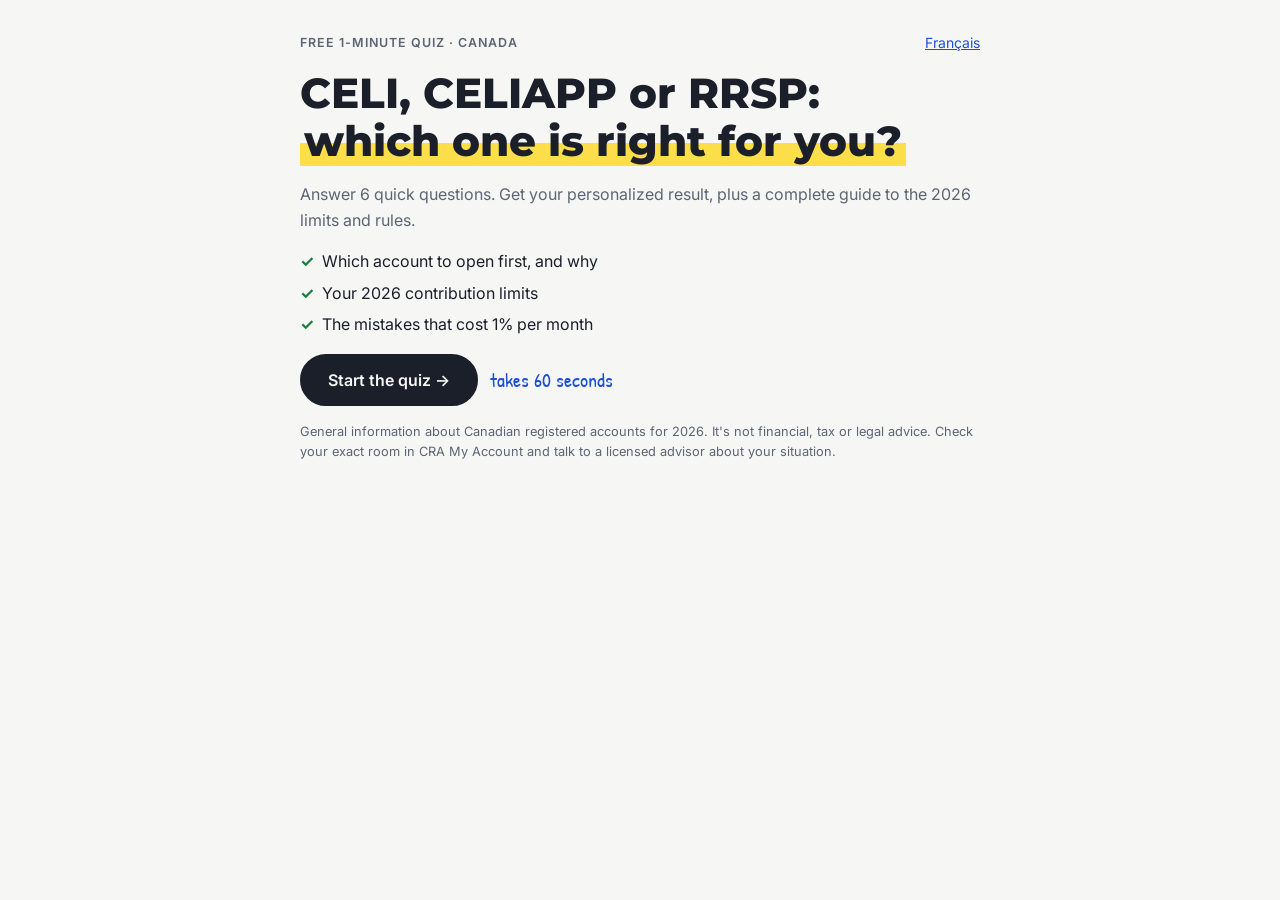
<file: quiz/index.html>
<!doctype html>
<html lang="en">
<head>
<meta charset="utf-8" />
<meta name="viewport" content="width=device-width, initial-scale=1, viewport-fit=cover" />
<title>Which Account Fits You?</title>
<meta name="description" content="A 1-minute quiz: CELI, CELIAPP or RRSP? Get your personalized result and the full guide to Canada's tax-free accounts." />
<link rel="preconnect" href="https://fonts.googleapis.com" />
<link rel="preconnect" href="https://fonts.gstatic.com" crossorigin />
<link href="https://fonts.googleapis.com/css2?family=Montserrat:wght@600;800&family=Patrick+Hand&family=Inter:wght@400;500;600&display=swap" rel="stylesheet" />
<style>
/* Layout: one narrow whiteboard column; quiz steps swap in place, the guide follows the result. */
:root {
  --board: #f6f7f4;
  --card: #ffffff;
  --ink: #1b1f2a;
  --muted: #5d6475;
  --line: #dcdfe6;
  --marker: #1d4ed8;
  --marker-soft: #e3eafc;
  --highlight: #ffd400;
  --good: #15803d;
  --warn: #b45309;
  --danger: #c0262d;
  --f-display: "Montserrat", "Helvetica Neue", Arial, sans-serif;
  --f-body: "Inter", system-ui, -apple-system, "Segoe UI", sans-serif;
  --f-hand: "Patrick Hand", "Comic Sans MS", "Chalkboard SE", cursive;
  --radius: 14px;
  color-scheme: light;
}
@media (prefers-color-scheme: dark) {
  :root:not([data-theme="light"]) {
    --board: #11141b; --card: #181c25; --ink: #eceff5; --muted: #9aa2b4; --line: #2b3242;
    --marker: #7aa2ff; --marker-soft: #1d2740; --highlight: #ffd400; --good: #4ade80; --warn: #fbbf24; --danger: #ff6b72;
    color-scheme: dark;
  }
}
:root[data-theme="dark"] {
  --board: #11141b; --card: #181c25; --ink: #eceff5; --muted: #9aa2b4; --line: #2b3242;
  --marker: #7aa2ff; --marker-soft: #1d2740; --highlight: #ffd400; --good: #4ade80; --warn: #fbbf24; --danger: #ff6b72;
  color-scheme: dark;
}
* { box-sizing: border-box; }
[hidden] { display: none !important; }
html { -webkit-text-size-adjust: 100%; }
body {
  margin: 0; background: var(--board); color: var(--ink);
  font: 16px/1.6 var(--f-body);
  padding-block: 24px 64px;
  padding-left: max(16px, env(safe-area-inset-left, 0px));
  padding-right: max(16px, env(safe-area-inset-right, 0px));
}
main { max-width: 680px; margin: 0 auto; display: grid; gap: 24px; }
h1, h2, h3 { font-family: var(--f-display); line-height: 1.15; text-wrap: balance; margin: 0; }
h1 { font-size: clamp(1.9rem, 6vw, 2.6rem); font-weight: 800; }
h2 { font-size: 1.5rem; font-weight: 800; }
h3 { font-size: 1.1rem; font-weight: 600; }
p { margin: 0; }
a { color: var(--marker); }
.hand { font-family: var(--f-hand); font-size: 1.25em; color: var(--marker); }
.mark { background: linear-gradient(transparent 55%, color-mix(in srgb, var(--highlight) 70%, transparent) 55%); padding: 0 .1em; }
.eyebrow { font-size: .78rem; letter-spacing: .08em; text-transform: uppercase; color: var(--muted); font-weight: 600; }
.card { background: var(--card); border: 1px solid var(--line); border-radius: var(--radius); padding: 24px; display: grid; gap: 16px; min-width: 0; }
.stack { display: grid; gap: 12px; }
.row { display: flex; flex-wrap: wrap; gap: 12px; align-items: center; }
.muted { color: var(--muted); }
.small { font-size: .875rem; }

.btn {
  font: 600 1rem var(--f-body); border-radius: 999px; padding: 14px 26px; cursor: pointer;
  border: 2px solid var(--ink); background: var(--ink); color: var(--board);
}
.btn:hover { transform: translateY(-1px); }
.btn.ghost { background: transparent; color: var(--ink); }
.btn:disabled { opacity: .5; cursor: not-allowed; transform: none; }
:focus-visible { outline: 3px solid var(--marker); outline-offset: 2px; }

/* Hero */
.hero { display: grid; gap: 16px; padding-block: 8px; }
.hero ul { margin: 0; padding: 0; list-style: none; display: grid; gap: 6px; }
.hero li::before { content: "✓"; color: var(--good); font-weight: 700; margin-right: 8px; }

/* Quiz */
.progress { height: 6px; border-radius: 99px; background: var(--line); overflow: hidden; }
.progress > i { display: block; height: 100%; width: 0; background: var(--marker); transition: width .3s ease; }
.options { display: grid; gap: 10px; }
.opt {
  text-align: left; font: 500 1rem var(--f-body); color: var(--ink);
  background: var(--card); border: 2px solid var(--line); border-radius: 12px; padding: 14px 16px; cursor: pointer;
}
.opt:hover { border-color: var(--marker); }
.opt[aria-pressed="true"] { border-color: var(--marker); background: var(--marker-soft); }
.opt small { display: block; color: var(--muted); font-weight: 400; }

/* Form */
label { font-weight: 600; font-size: .92rem; display: grid; gap: 6px; }
input[type="text"], input[type="email"], input[type="tel"], select {
  font: 1rem var(--f-body); color: var(--ink); background: var(--board);
  border: 2px solid var(--line); border-radius: 10px; padding: 12px 14px; width: 100%;
}
input:focus, select:focus { border-color: var(--marker); outline: none; }
.check { display: flex; gap: 10px; align-items: flex-start; font-weight: 400; font-size: .875rem; color: var(--muted); }
.check input { margin-top: 4px; width: 18px; height: 18px; flex: none; }
.grid2 { display: grid; gap: 12px; grid-template-columns: 1fr 1fr; }
@media (max-width: 520px) { .grid2 { grid-template-columns: 1fr; } }
.error { color: var(--danger); font-size: .875rem; }

/* Result */
.result-head { display: grid; gap: 8px; }
.badge { display: inline-block; font: 800 2rem var(--f-display); color: var(--marker); }
.bars { display: grid; gap: 10px; }
.bar { display: grid; grid-template-columns: 90px 1fr 44px; gap: 10px; align-items: center; font-weight: 600; font-variant-numeric: tabular-nums; }
.bar .track { display: block; height: 12px; background: var(--line); border-radius: 99px; overflow: hidden; }
.bar .fill { display: block; height: 100%; background: var(--marker); border-radius: 99px; }
.reasons { margin: 0; padding-left: 20px; display: grid; gap: 6px; }
.note { border-left: 4px solid var(--warn); padding: 10px 14px; background: color-mix(in srgb, var(--warn) 10%, transparent); border-radius: 0 10px 10px 0; font-size: .92rem; }

/* Guide */
.facts { display: grid; gap: 0; margin: 0; }
.facts div { display: grid; grid-template-columns: minmax(0, 1fr) minmax(0, 1.3fr); gap: 12px; padding: 10px 0; border-bottom: 1px dashed var(--line); }
.facts div:last-child { border-bottom: 0; }
.facts dt { color: var(--muted); font-size: .92rem; }
.facts dd { margin: 0; font-weight: 600; font-variant-numeric: tabular-nums; }
video { width: 100%; max-width: 100%; border-radius: 12px; background: #000; aspect-ratio: 9 / 16; max-height: 70vh; object-fit: contain; }
.table-wrap { overflow-x: auto; }
table { border-collapse: collapse; width: 100%; min-width: 520px; font-size: .92rem; }
th, td { text-align: left; padding: 10px; border-bottom: 1px solid var(--line); vertical-align: top; }
th { font-family: var(--f-display); font-weight: 600; }
td:first-child { color: var(--muted); }
footer { max-width: 680px; margin: 8px auto 0; font-size: .8rem; color: var(--muted); display: grid; gap: 8px; }

/* Admin */
pre { white-space: pre-wrap; word-break: break-word; background: var(--board); border: 1px solid var(--line); border-radius: 10px; padding: 12px; font-size: .8rem; max-height: 320px; overflow: auto; }

@media (prefers-reduced-motion: reduce) { * { transition: none !important; } .btn:hover { transform: none; } }
</style>
</head>
<body>
<main>

  <!-- 1. Landing -->
  <section id="intro" class="hero">
    <div class="row" style="justify-content:space-between"><span class="eyebrow">Free 1-minute quiz · Canada</span><a class="small" href="fr.html" lang="fr" hreflang="fr">Français</a></div>
    <h1>CELI, CELIAPP or RRSP: <span class="mark">which one is right for you?</span></h1>
    <p class="muted">Answer 6 quick questions. Get your personalized result, plus a complete guide to the 2026 limits and rules.</p>
    <ul>
      <li>Which account to open first, and why</li>
      <li>Your 2026 contribution limits</li>
      <li>The mistakes that cost 1% per month</li>
    </ul>
    <div class="row"><button class="btn" id="start" type="button">Start the quiz →</button><span class="hand">takes 60 seconds</span></div>
  </section>

  <!-- 2. Questions -->
  <section id="quiz" class="card" hidden>
    <div class="row" style="justify-content:space-between">
      <span class="eyebrow" id="qcount">Question 1 of 6</span>
      <button class="btn ghost small" id="back" type="button" style="padding:6px 14px">← Back</button>
    </div>
    <div class="progress" aria-hidden="true"><i id="bar"></i></div>
    <h2 id="qtext"></h2>
    <p class="muted small" id="qhint"></p>
    <div class="options" id="options" role="group"></div>
  </section>

  <!-- 3. Lead form -->
  <section id="lead" class="card" hidden>
    <span class="hand">Your result is ready!</span>
    <h2>Where should we send your result?</h2>
    <p class="muted">Enter your info to see your personalized result and the full 2026 guide.</p>
    <form id="leadForm" class="stack" novalidate>
      <div class="grid2">
        <label for="fname">First name<input id="fname" name="firstName" type="text" autocomplete="given-name" required /></label>
        <label for="email">Email<input id="email" name="email" type="email" autocomplete="email" required /></label>
      </div>
      <div class="grid2">
        <label for="phone"><span>Phone <span class="muted" style="font-weight:400">(optional)</span></span><input id="phone" name="phone" type="tel" autocomplete="tel" placeholder="514-555-0123" /></label>
        <label for="province">Province
          <select id="province" name="province">
            <option>Quebec</option><option>Ontario</option><option>British Columbia</option><option>Alberta</option>
            <option>Manitoba</option><option>Saskatchewan</option><option>Nova Scotia</option><option>New Brunswick</option>
            <option>Newfoundland and Labrador</option><option>Prince Edward Island</option><option>Yukon</option>
            <option>Northwest Territories</option><option>Nunavut</option>
          </select>
        </label>
      </div>
      <label class="check" for="consent"><input id="consent" type="checkbox" required /><span>I agree to receive my result and occasional emails about saving and investing. I can unsubscribe at any time.</span></label>
      <label class="check" for="call"><input id="call" type="checkbox" /><span>I'd like a free 15-minute call to talk about my situation.</span></label>
      <p class="error" id="formError" hidden></p>
      <button class="btn" id="submit" type="submit">Show my result →</button>
      <p class="muted small">Your info is never sold or shared.</p>
    </form>
  </section>

  <!-- 4. Result -->
  <section id="result" class="card" hidden>
    <div class="result-head">
      <span class="eyebrow" id="rhello">Your result</span>
      <span class="badge" id="rtitle"></span>
      <p id="rsummary"></p>
    </div>
    <div class="bars" id="rbars"></div>
    <div class="stack">
      <h3>Why this fits you</h3>
      <ul class="reasons" id="rreasons"></ul>
    </div>
    <div id="rnote"></div>
    <div class="row"><button class="btn ghost" id="restart" type="button">Retake the quiz</button><a class="btn ghost" href="#guide" style="text-decoration:none">Read the full guide ↓</a></div>
  </section>

  <!-- 5. Full guide (after the result) -->
  <div id="guide" class="stack" hidden style="gap:24px">
    <h2 style="margin-top:8px">The full guide <span class="hand">(2026)</span></h2>

    <section class="card" id="g-celi">
      <span class="eyebrow">Tax-Free Savings Account</span>
      <h2>CELI <span class="muted" style="font-weight:600">(TFSA)</span></h2>
      <p>Launched in 2009. Interest, dividends and investment gains inside it are <strong>never taxed</strong>, not even when you take the money out.</p>
      <dl class="facts">
        <div><dt>Who can open one</dt><dd>18+, Canadian resident, valid SIN</dd></div>
        <div><dt>2026 limit</dt><dd>$7,000</dd></div>
        <div><dt>Total room (18+ in 2009, never contributed)</dt><dd>$109,000</dd></div>
        <div><dt>Unused room</dt><dd>Carries forward with no limit</dd></div>
        <div><dt>Withdrawals</dt><dd>Any time, tax-free. The amount comes back as room on January 1 of the next year.</dd></div>
        <div><dt>Tax deduction?</dt><dd>No</dd></div>
        <div><dt>Over-contribution</dt><dd>1% tax per month on the extra</dd></div>
        <div><dt>What you can hold</dt><dd>Cash, GICs, bonds, stocks, ETFs</dd></div>
        <div><dt>The law</dt><dd>Income Tax Act, s. 146.2</dd></div>
      </dl>
      <video src="../examples/celi-explained.mp4#t=0.5" controls playsinline preload="metadata"></video>
    </section>

    <section class="card" id="g-celiapp">
      <span class="eyebrow">First Home Savings Account</span>
      <h2>CELIAPP <span class="muted" style="font-weight:600">(FHSA)</span></h2>
      <p>The best of an RRSP and a CELI: contributions are <strong>tax-deductible</strong>, and withdrawals to buy your first home are <strong>tax-free</strong>.</p>
      <dl class="facts">
        <div><dt>Who can open one</dt><dd>18+, Canadian resident, first-time buyer</dd></div>
        <div><dt>First-time buyer means</dt><dd>You didn't live in a home you owned this year or in the previous 4 calendar years</dd></div>
        <div><dt>Yearly limit</dt><dd>$8,000</dd></div>
        <div><dt>Lifetime limit</dt><dd>$40,000</dd></div>
        <div><dt>Unused room</dt><dd>Carries forward, but only up to $8,000. Room starts the year you open the account, so open it early, even with $0.</dd></div>
        <div><dt>How long it stays open</dt><dd>Up to 15 years</dd></div>
        <div><dt>If you don't buy</dt><dd>Move it to your RRSP tax-free (no RRSP room needed)</dd></div>
        <div><dt>Over-contribution</dt><dd>1% tax per month on the extra</dd></div>
        <div><dt>The law</dt><dd>Income Tax Act, s. 146.6</dd></div>
      </dl>
      <video src="../examples/celiapp-explained.mp4#t=0.5" controls playsinline preload="metadata"></video>
    </section>

    <section class="card" id="g-reer">
      <span class="eyebrow">Registered Retirement Savings Plan</span>
      <h2>RRSP <span class="muted" style="font-weight:600">(REER)</span></h2>
      <p>Contributions are <strong>deducted from your income</strong>, so you pay less tax now. The money grows tax-sheltered and is taxed when you withdraw it, ideally in retirement when your income is lower.</p>
      <dl class="facts">
        <div><dt>2026 limit</dt><dd>18% of your 2025 earned income, up to $33,810</dd></div>
        <div><dt>Your exact room</dt><dd>On your Notice of Assessment or CRA My Account</dd></div>
        <div><dt>Unused room</dt><dd>Carries forward with no limit</dd></div>
        <div><dt>Withdrawals</dt><dd>Taxed as income, with tax withheld at the source. The room is lost.</dd></div>
        <div><dt>Home Buyers' Plan</dt><dd>Borrow up to $60,000 tax-free for a first home, then pay it back over 15 years</dd></div>
        <div><dt>Deadline</dt><dd>60 days after year-end for the previous tax year</dd></div>
        <div><dt>Must close by</dt><dd>End of the year you turn 71 (convert it to a RRIF or annuity)</dd></div>
        <div><dt>Over-contribution</dt><dd>1% tax per month on anything over a $2,000 buffer</dd></div>
      </dl>
    </section>

    <section class="card">
      <h2>Side by side</h2>
      <div class="table-wrap">
        <table>
          <thead><tr><th></th><th>CELI</th><th>CELIAPP</th><th>RRSP</th></tr></thead>
          <tbody>
            <tr><td>Best for</td><td>Any goal, flexible savings</td><td>Your first home</td><td>Retirement, high income</td></tr>
            <tr><td>Tax deduction</td><td>No</td><td>Yes</td><td>Yes</td></tr>
            <tr><td>Withdrawals</td><td>Tax-free, any time</td><td>Tax-free for a first home</td><td>Taxed</td></tr>
            <tr><td>2026 limit</td><td>$7,000</td><td>$8,000 / yr, $40,000 total</td><td>18% of income, max $33,810</td></tr>
            <tr><td>Room comes back?</td><td>Yes, next January 1</td><td>No</td><td>No</td></tr>
          </tbody>
        </table>
      </div>
    </section>

    <section class="card">
      <span class="hand">Good order for most people</span>
      <ol class="reasons">
        <li>An emergency fund (3 to 6 months of expenses) in a CELI.</li>
        <li>Buying a first home? Open a CELIAPP now, even with $0, and fill it first.</li>
        <li>Income over about $55,000? An RRSP deduction is worth more. Put your tax refund into your CELI.</li>
        <li>Then keep filling your CELI for long-term, tax-free growth.</li>
      </ol>
    </section>
  </div>

  <!-- Admin: open this page with #admin -->
  <section id="admin" class="card" hidden>
    <h2>Leads saved in this browser</h2>
    <p class="muted small" id="adminInfo"></p>
    <div class="row"><button class="btn" id="copyCsv" type="button">Copy as CSV</button><button class="btn ghost" id="clearLeads" type="button">Delete all</button></div>
    <p class="small" id="adminMsg" hidden></p>
    <pre id="adminList"></pre>
  </section>
</main>

<footer>
  <p>General information about Canadian registered accounts for 2026. It's not financial, tax or legal advice. Check your exact room in CRA My Account and talk to a licensed advisor about your situation.</p>
</footer>

<script src="config.js"></script>
<script>
// Settings live in config.js (shared with the French page).
const CONFIG = window.QUIZ_CONFIG || { LEAD_ENDPOINT: "" };

const QUESTIONS = [
  { id: "age", q: "How old are you?", hint: "You need to be 18 to open a CELI or a CELIAPP.",
    a: [
      { v: "u18", t: "Under 18" },
      { v: "18-39", t: "18 to 39" },
      { v: "40-54", t: "40 to 54" },
      { v: "55+", t: "55 or older" } ] },
  { id: "home", q: "Have you lived in a home you owned this year or in the last 4 years?", hint: "This decides if you count as a first-time buyer.",
    a: [
      { v: "no", t: "No", s: "I rent, or I live with family" },
      { v: "yes", t: "Yes", s: "I own, or recently owned, my home" } ] },
  { id: "goal", q: "What's your main goal for this money?",
    a: [
      { v: "home", t: "Buy my first home" },
      { v: "retire", t: "Retire comfortably" },
      { v: "flex", t: "Emergency fund or flexible savings" },
      { v: "unsure", t: "A bit of everything / not sure" } ] },
  { id: "when", q: "When will you need the money?",
    a: [
      { v: "<2", t: "In less than 2 years" },
      { v: "2-5", t: "In 2 to 5 years" },
      { v: "5-15", t: "In 5 to 15 years" },
      { v: "15+", t: "In more than 15 years" } ] },
  { id: "income", q: "What's your yearly income before tax?", hint: "The higher it is, the more an RRSP or CELIAPP deduction saves you.",
    a: [
      { v: "low", t: "Under $55,000" },
      { v: "mid", t: "$55,000 to $115,000" },
      { v: "high", t: "Over $115,000" } ] },
  { id: "celi", q: "Do you already have a CELI?",
    a: [
      { v: "full", t: "Yes, and it's full" },
      { v: "room", t: "Yes, with room left" },
      { v: "none", t: "No / not sure" } ] },
];

const NAMES = { celi: "CELI", celiapp: "CELIAPP", reer: "RRSP" };
const SUMMARY = {
  celi: "A CELI (TFSA) is your best first move. Your money grows tax-free and you can take it out any time.",
  celiapp: "A CELIAPP (FHSA) is your best first move. You get a tax deduction going in and pay no tax coming out for your first home.",
  reer: "An RRSP is your best first move. Your deduction cuts your taxes now, and your money grows tax-sheltered until retirement.",
};

let step = 0;
const answers = {};
let lastResult = null;
const $ = (id) => document.getElementById(id);

function score(a) {
  const s = { celi: 0, celiapp: 0, reer: 0 };
  const firstTime = a.home === "no";
  ({ "18-39": () => { s.celiapp += 1; s.celi += 1; },
     "40-54": () => { s.reer += 1; s.celi += 1; },
     "55+":   () => { s.celi += 2; s.reer += 1; } }[a.age] || (() => {}))();
  ({ home:   () => { s.celiapp += 4; s.celi += 1; s.reer += 1; },
     retire: () => { s.reer += 3; s.celi += 2; },
     flex:   () => { s.celi += 4; },
     unsure: () => { s.celi += 2; s.reer += 1; s.celiapp += 1; } }[a.goal] || (() => {}))();
  ({ "<2":   () => { s.celi += 2; },
     "2-5":  () => { s.celiapp += 2; s.celi += 1; },
     "5-15": () => { s.celiapp += 1; s.reer += 1; s.celi += 1; },
     "15+":  () => { s.reer += 2; s.celi += 1; } }[a.when] || (() => {}))();
  ({ low:  () => { s.celi += 2; },
     mid:  () => { s.reer += 1; s.celiapp += 1; s.celi += 1; },
     high: () => { s.reer += 3; s.celiapp += 1; } }[a.income] || (() => {}))();
  ({ full: () => { s.reer += 1; s.celiapp += 1; s.celi -= 2; },
     room: () => { s.celi += 1; },
     none: () => { s.celi += 1; } }[a.celi] || (() => {}))();
  if (!firstTime || a.age === "u18") s.celiapp = 0; // not eligible
  if (firstTime && a.goal === "home" && a.age !== "u18") s.celiapp = Math.max(s.celiapp, s.celi + 1, s.reer + 1);
  if (a.age === "u18") { s.celi = Math.max(s.celi, 1); s.reer = 0; }
  Object.keys(s).forEach((k) => (s[k] = Math.max(0, s[k])));

  const ranked = Object.keys(s).sort((x, y) => s[y] - s[x]);
  const total = ranked.reduce((n, k) => n + s[k], 0) || 1;
  const pct = Object.fromEntries(ranked.map((k) => [k, Math.round((s[k] / total) * 100)]));
  return { top: ranked[0], second: ranked[1], ranked, pct, firstTime };
}

function reasons(a, r) {
  const out = [];
  const t = r.top;
  if (t === "celiapp") {
    out.push("You count as a first-time buyer, so you qualify for a CELIAPP.");
    if (a.goal === "home") out.push("Your goal is your first home, which is exactly what the CELIAPP is built for: deductible in, tax-free out.");
    out.push("Open it now, even with $0. Your $8,000 of yearly room only starts once the account is open.");
    if (a.income !== "low") out.push("With your income, the deduction can give you a real tax refund. Put that refund back into your CELIAPP or CELI.");
  }
  if (t === "celi") {
    if (a.goal === "flex" || a.when === "<2") out.push("You may need this money soon. A CELI lets you withdraw any time, tax-free, and get the room back next year.");
    if (a.income === "low") out.push("With your income, an RRSP deduction saves less tax. Tax-free growth in a CELI is usually worth more.");
    if (a.age === "55+") out.push("CELI withdrawals don't count as income, so they don't reduce government benefits like OAS or GIS.");
    out.push("For 2026 you can put in $7,000, plus any unused room from past years.");
  }
  if (t === "reer") {
    if (a.income === "high") out.push("You're in a high tax bracket, so each RRSP dollar can save you about 40% to 50% in tax.");
    else out.push("Your income is high enough that an RRSP deduction pays off.");
    if (a.goal === "retire" || a.when === "15+") out.push("Your money has a long time to grow tax-sheltered before you need it.");
    if (a.celi === "full") out.push("Your CELI is already full, so the RRSP is the next account to fill.");
    out.push("Your limit is 18% of last year's earned income, up to $33,810 for 2026.");
  }
  if (r.second && r.pct[r.second] > 0) out.push(`Next in line for you: the ${NAMES[r.second]}.`);
  return out;
}

function noteFor(a, r) {
  if (a.age === "u18") return "You can't open a CELI or a CELIAPP until you're 18. Your CELI room starts adding up the year you turn 18, so you'll have $7,000 waiting for you.";
  if (a.goal === "home" && !r.firstTime) return "Because you've owned a home you lived in during the last 4 years, you don't qualify for the CELIAPP right now. A CELI is the most flexible way to save for your next home.";
  if (r.top === "celiapp" && a.goal === "home") return "Tip: you can use the CELIAPP and the RRSP Home Buyers' Plan for the same home, up to $40,000 + $60,000.";
  return "";
}

/* ---------- Rendering ---------- */
function show(id) {
  ["intro", "quiz", "lead", "result", "guide", "admin"].forEach((s) => ($(s).hidden = s !== id && !(id === "result" && s === "guide")));
  window.scrollTo({ top: 0, behavior: "smooth" });
}

function renderQuestion() {
  const Q = QUESTIONS[step];
  $("qcount").textContent = `Question ${step + 1} of ${QUESTIONS.length}`;
  $("bar").style.width = `${(step / QUESTIONS.length) * 100}%`;
  $("qtext").textContent = Q.q;
  $("qhint").textContent = Q.hint || "";
  $("qhint").hidden = !Q.hint;
  $("back").style.visibility = step === 0 ? "hidden" : "visible";
  const box = $("options");
  box.replaceChildren();
  Q.a.forEach((opt) => {
    const b = document.createElement("button");
    b.type = "button";
    b.className = "opt";
    b.setAttribute("aria-pressed", String(answers[Q.id] === opt.v));
    b.textContent = opt.t;
    if (opt.s) { const sm = document.createElement("small"); sm.textContent = opt.s; b.append(sm); }
    b.addEventListener("click", () => {
      answers[Q.id] = opt.v;
      b.setAttribute("aria-pressed", "true");
      setTimeout(next, 180);
    });
    box.append(b);
  });
  box.querySelector("button")?.focus({ preventScroll: true });
}

function next() {
  if (step < QUESTIONS.length - 1) { step++; renderQuestion(); }
  else { $("bar").style.width = "100%"; lastResult = score(answers); show("lead"); $("fname").focus(); }
}

function renderResult(firstName) {
  const r = lastResult;
  $("rhello").textContent = firstName ? `${firstName}, your result` : "Your result";
  $("rtitle").textContent = `Start with ${r.top === "reer" ? "an" : "a"} ${NAMES[r.top]}`;
  $("rsummary").textContent = SUMMARY[r.top];
  const bars = $("rbars");
  bars.replaceChildren();
  r.ranked.forEach((k) => {
    const row = document.createElement("div");
    row.className = "bar";
    row.innerHTML = `<span></span><span class="track"><span class="fill"></span></span><span></span>`;
    row.children[0].textContent = NAMES[k];
    row.querySelector(".fill").style.width = `${r.pct[k]}%`;
    row.children[2].textContent = `${r.pct[k]}%`;
    bars.append(row);
  });
  const ul = $("rreasons");
  ul.replaceChildren(...reasons(answers, r).map((t) => { const li = document.createElement("li"); li.textContent = t; return li; }));
  const n = noteFor(answers, r);
  $("rnote").replaceChildren();
  if (n) { const d = document.createElement("div"); d.className = "note"; d.textContent = n; $("rnote").append(d); }
  // Put the matching account first in the guide.
  const guide = $("guide");
  const order = r.ranked.map((k) => $("g-" + k));
  order.reverse().forEach((el) => guide.insertBefore(el, guide.children[1]));
  show("result");
}

/* ---------- Leads ---------- */
const STORE = "quiz-leads";
function localLeads() { try { return JSON.parse(localStorage.getItem(STORE) || "[]"); } catch { return []; } }
function saveLocal(lead) { try { const l = localLeads(); l.push(lead); localStorage.setItem(STORE, JSON.stringify(l)); } catch {} }

async function sendLead(lead) {
  saveLocal(lead); // always keep a copy in this browser
  if (!CONFIG.LEAD_ENDPOINT) return;
  // text/plain + no-cors works with Google Apps Script without a CORS preflight.
  await fetch(CONFIG.LEAD_ENDPOINT, { method: "POST", mode: "no-cors", headers: { "Content-Type": "text/plain;charset=utf-8" }, body: JSON.stringify(lead) });
}

const params = new URLSearchParams(location.search);
$("leadForm").addEventListener("submit", async (e) => {
  e.preventDefault();
  const err = $("formError");
  const firstName = $("fname").value.trim();
  const email = $("email").value.trim();
  const phone = $("phone").value.trim();
  let msg = "";
  if (!firstName) msg = "Enter your first name.";
  else if (!/^[^\s@]+@[^\s@]+\.[^\s@]{2,}$/.test(email)) msg = "Enter a valid email, like name@example.com.";
  else if (phone && phone.replace(/\D/g, "").length < 10) msg = "Enter a 10-digit phone number, or leave it empty.";
  else if (!$("consent").checked) msg = "Check the box to receive your result by email.";
  err.textContent = msg; err.hidden = !msg;
  if (msg) return;

  const r = lastResult;
  const lead = {
    date: new Date().toISOString(),
    lang: "en",
    firstName, email, phone,
    province: $("province").value,
    wantsCall: $("call").checked ? "yes" : "no",
    result: NAMES[r.top],
    second: NAMES[r.second],
    age: answers.age, ownedHome: answers.home, goal: answers.goal, timeline: answers.when, income: answers.income, hasCeli: answers.celi,
    source: params.get("utm_source") || document.referrer || "direct",
    campaign: params.get("utm_campaign") || "",
  };
  const btn = $("submit");
  btn.disabled = true; btn.textContent = "Sending…";
  try { await sendLead(lead); } catch (_) { /* the result still shows; a copy is saved locally */ }
  btn.disabled = false; btn.textContent = "Show my result →";
  renderResult(firstName);
});

/* ---------- Admin view (#admin) ---------- */
function csv(rows) {
  if (!rows.length) return "";
  const keys = Object.keys(rows[0]);
  const esc = (v) => `"${String(v ?? "").replace(/"/g, '""')}"`;
  return [keys.join(","), ...rows.map((r) => keys.map((k) => esc(r[k])).join(","))].join("\n");
}
function renderAdmin() {
  const l = localLeads();
  $("adminInfo").textContent = `${l.length} lead(s) in this browser. ` + (CONFIG.LEAD_ENDPOINT ? "Leads are also sent to your Google Sheet." : "No Google Sheet connected yet, so leads are only saved here.");
  $("adminList").textContent = csv(l) || "No leads yet.";
  show("admin");
}
$("copyCsv").addEventListener("click", () => {
  const text = csv(localLeads());
  const m = $("adminMsg");
  navigator.clipboard.writeText(text).then(() => { m.textContent = "Copied."; m.hidden = false; })
    .catch(() => { const r = document.createRange(); r.selectNodeContents($("adminList")); getSelection().removeAllRanges(); getSelection().addRange(r); m.textContent = "Selected. Press Ctrl+C or ⌘C to copy."; m.hidden = false; });
});
let armed = false;
$("clearLeads").addEventListener("click", (e) => {
  if (!armed) { armed = true; e.target.textContent = "Click again to delete"; return; }
  try { localStorage.removeItem(STORE); } catch {}
  armed = false; e.target.textContent = "Delete all"; renderAdmin();
});

/* ---------- Wiring ---------- */
$("start").addEventListener("click", () => { step = 0; show("quiz"); renderQuestion(); });
$("back").addEventListener("click", () => { if (step > 0) { step--; renderQuestion(); } });
$("restart").addEventListener("click", () => { Object.keys(answers).forEach((k) => delete answers[k]); step = 0; show("quiz"); renderQuestion(); });
if (location.hash === "#admin") renderAdmin();
window.addEventListener("hashchange", () => { if (location.hash === "#admin") renderAdmin(); });
</script>
</body>
</html>
</file>
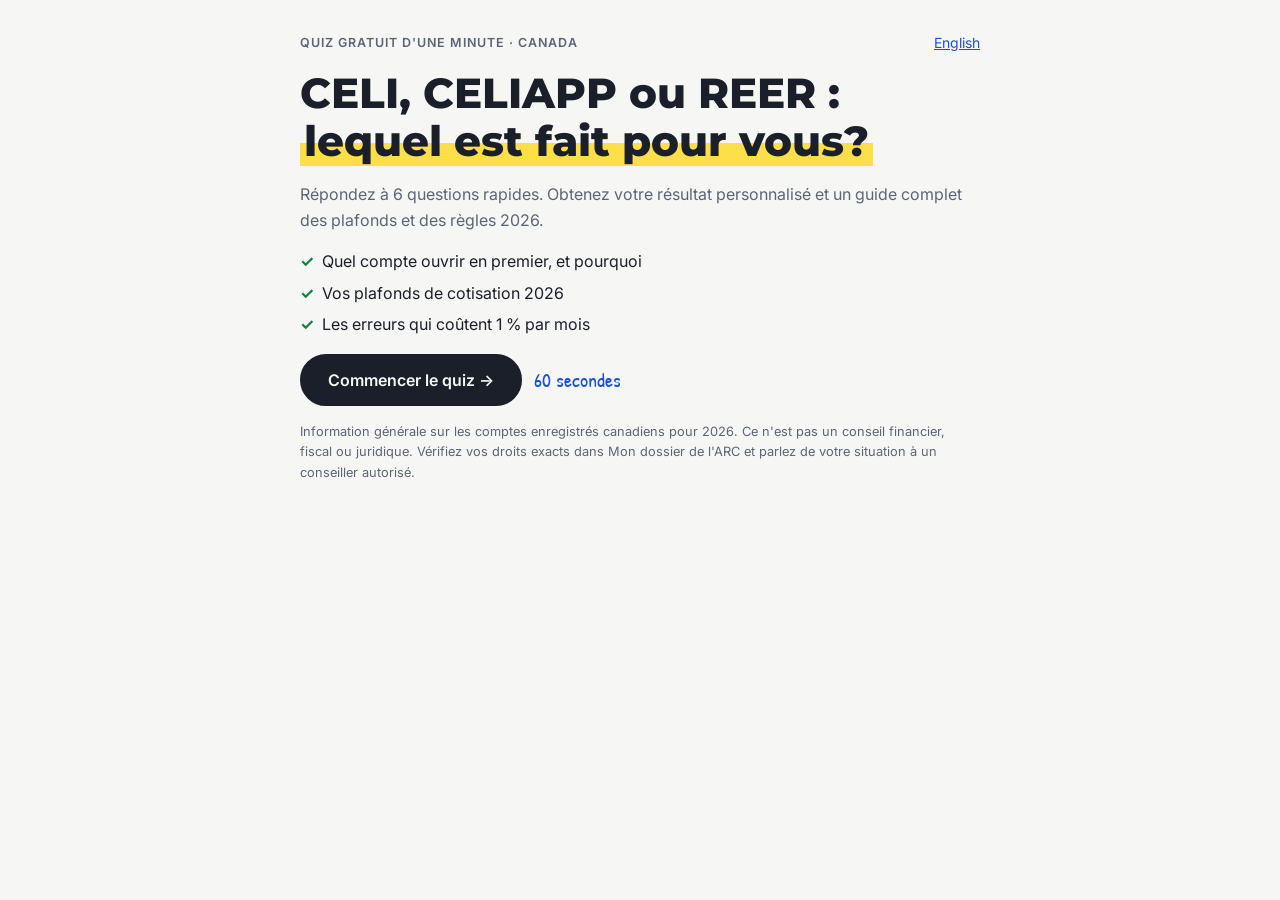
<file: quiz/fr.html>
<!doctype html>
<html lang="fr">
<head>
<meta charset="utf-8" />
<meta name="viewport" content="width=device-width, initial-scale=1, viewport-fit=cover" />
<title>Quel compte vous convient?</title>
<meta name="description" content="Un quiz d'une minute : CELI, CELIAPP ou REER? Obtenez votre résultat personnalisé et le guide complet des comptes enregistrés au Canada." />
<link rel="preconnect" href="https://fonts.googleapis.com" />
<link rel="preconnect" href="https://fonts.gstatic.com" crossorigin />
<link href="https://fonts.googleapis.com/css2?family=Montserrat:wght@600;800&family=Patrick+Hand&family=Inter:wght@400;500;600&display=swap" rel="stylesheet" />
<style>
/* Layout: one narrow whiteboard column; quiz steps swap in place, the guide follows the result. */
:root {
  --board: #f6f7f4;
  --card: #ffffff;
  --ink: #1b1f2a;
  --muted: #5d6475;
  --line: #dcdfe6;
  --marker: #1d4ed8;
  --marker-soft: #e3eafc;
  --highlight: #ffd400;
  --good: #15803d;
  --warn: #b45309;
  --danger: #c0262d;
  --f-display: "Montserrat", "Helvetica Neue", Arial, sans-serif;
  --f-body: "Inter", system-ui, -apple-system, "Segoe UI", sans-serif;
  --f-hand: "Patrick Hand", "Comic Sans MS", "Chalkboard SE", cursive;
  --radius: 14px;
  color-scheme: light;
}
@media (prefers-color-scheme: dark) {
  :root:not([data-theme="light"]) {
    --board: #11141b; --card: #181c25; --ink: #eceff5; --muted: #9aa2b4; --line: #2b3242;
    --marker: #7aa2ff; --marker-soft: #1d2740; --highlight: #ffd400; --good: #4ade80; --warn: #fbbf24; --danger: #ff6b72;
    color-scheme: dark;
  }
}
:root[data-theme="dark"] {
  --board: #11141b; --card: #181c25; --ink: #eceff5; --muted: #9aa2b4; --line: #2b3242;
  --marker: #7aa2ff; --marker-soft: #1d2740; --highlight: #ffd400; --good: #4ade80; --warn: #fbbf24; --danger: #ff6b72;
  color-scheme: dark;
}
* { box-sizing: border-box; }
[hidden] { display: none !important; }
html { -webkit-text-size-adjust: 100%; }
body {
  margin: 0; background: var(--board); color: var(--ink);
  font: 16px/1.6 var(--f-body);
  padding-block: 24px 64px;
  padding-left: max(16px, env(safe-area-inset-left, 0px));
  padding-right: max(16px, env(safe-area-inset-right, 0px));
}
main { max-width: 680px; margin: 0 auto; display: grid; gap: 24px; }
h1, h2, h3 { font-family: var(--f-display); line-height: 1.15; text-wrap: balance; margin: 0; }
h1 { font-size: clamp(1.9rem, 6vw, 2.6rem); font-weight: 800; }
h2 { font-size: 1.5rem; font-weight: 800; }
h3 { font-size: 1.1rem; font-weight: 600; }
p { margin: 0; }
a { color: var(--marker); }
.hand { font-family: var(--f-hand); font-size: 1.25em; color: var(--marker); }
.mark { background: linear-gradient(transparent 55%, color-mix(in srgb, var(--highlight) 70%, transparent) 55%); padding: 0 .1em; }
.eyebrow { font-size: .78rem; letter-spacing: .08em; text-transform: uppercase; color: var(--muted); font-weight: 600; }
.card { background: var(--card); border: 1px solid var(--line); border-radius: var(--radius); padding: 24px; display: grid; gap: 16px; min-width: 0; }
.stack { display: grid; gap: 12px; }
.row { display: flex; flex-wrap: wrap; gap: 12px; align-items: center; }
.muted { color: var(--muted); }
.small { font-size: .875rem; }

.btn {
  font: 600 1rem var(--f-body); border-radius: 999px; padding: 14px 26px; cursor: pointer;
  border: 2px solid var(--ink); background: var(--ink); color: var(--board);
}
.btn:hover { transform: translateY(-1px); }
.btn.ghost { background: transparent; color: var(--ink); }
.btn:disabled { opacity: .5; cursor: not-allowed; transform: none; }
:focus-visible { outline: 3px solid var(--marker); outline-offset: 2px; }

/* Hero */
.hero { display: grid; gap: 16px; padding-block: 8px; }
.hero ul { margin: 0; padding: 0; list-style: none; display: grid; gap: 6px; }
.hero li::before { content: "✓"; color: var(--good); font-weight: 700; margin-right: 8px; }

/* Quiz */
.progress { height: 6px; border-radius: 99px; background: var(--line); overflow: hidden; }
.progress > i { display: block; height: 100%; width: 0; background: var(--marker); transition: width .3s ease; }
.options { display: grid; gap: 10px; }
.opt {
  text-align: left; font: 500 1rem var(--f-body); color: var(--ink);
  background: var(--card); border: 2px solid var(--line); border-radius: 12px; padding: 14px 16px; cursor: pointer;
}
.opt:hover { border-color: var(--marker); }
.opt[aria-pressed="true"] { border-color: var(--marker); background: var(--marker-soft); }
.opt small { display: block; color: var(--muted); font-weight: 400; }

/* Form */
label { font-weight: 600; font-size: .92rem; display: grid; gap: 6px; }
input[type="text"], input[type="email"], input[type="tel"], select {
  font: 1rem var(--f-body); color: var(--ink); background: var(--board);
  border: 2px solid var(--line); border-radius: 10px; padding: 12px 14px; width: 100%;
}
input:focus, select:focus { border-color: var(--marker); outline: none; }
.check { display: flex; gap: 10px; align-items: flex-start; font-weight: 400; font-size: .875rem; color: var(--muted); }
.check input { margin-top: 4px; width: 18px; height: 18px; flex: none; }
.grid2 { display: grid; gap: 12px; grid-template-columns: 1fr 1fr; }
@media (max-width: 520px) { .grid2 { grid-template-columns: 1fr; } }
.error { color: var(--danger); font-size: .875rem; }

/* Result */
.result-head { display: grid; gap: 8px; }
.badge { display: inline-block; font: 800 2rem var(--f-display); color: var(--marker); }
.bars { display: grid; gap: 10px; }
.bar { display: grid; grid-template-columns: 90px 1fr 44px; gap: 10px; align-items: center; font-weight: 600; font-variant-numeric: tabular-nums; }
.bar .track { display: block; height: 12px; background: var(--line); border-radius: 99px; overflow: hidden; }
.bar .fill { display: block; height: 100%; background: var(--marker); border-radius: 99px; }
.reasons { margin: 0; padding-left: 20px; display: grid; gap: 6px; }
.note { border-left: 4px solid var(--warn); padding: 10px 14px; background: color-mix(in srgb, var(--warn) 10%, transparent); border-radius: 0 10px 10px 0; font-size: .92rem; }

/* Guide */
.facts { display: grid; gap: 0; margin: 0; }
.facts div { display: grid; grid-template-columns: minmax(0, 1fr) minmax(0, 1.3fr); gap: 12px; padding: 10px 0; border-bottom: 1px dashed var(--line); }
.facts div:last-child { border-bottom: 0; }
.facts dt { color: var(--muted); font-size: .92rem; }
.facts dd { margin: 0; font-weight: 600; font-variant-numeric: tabular-nums; }
video { width: 100%; max-width: 100%; border-radius: 12px; background: #000; aspect-ratio: 9 / 16; max-height: 70vh; object-fit: contain; }
.table-wrap { overflow-x: auto; }
table { border-collapse: collapse; width: 100%; min-width: 520px; font-size: .92rem; }
th, td { text-align: left; padding: 10px; border-bottom: 1px solid var(--line); vertical-align: top; }
th { font-family: var(--f-display); font-weight: 600; }
td:first-child { color: var(--muted); }
footer { max-width: 680px; margin: 8px auto 0; font-size: .8rem; color: var(--muted); display: grid; gap: 8px; }

/* Admin */
pre { white-space: pre-wrap; word-break: break-word; background: var(--board); border: 1px solid var(--line); border-radius: 10px; padding: 12px; font-size: .8rem; max-height: 320px; overflow: auto; }

@media (prefers-reduced-motion: reduce) { * { transition: none !important; } .btn:hover { transform: none; } }
</style>
</head>
<body>
<main>

  <!-- 1. Landing -->
  <section id="intro" class="hero">
    <div class="row" style="justify-content:space-between"><span class="eyebrow">Quiz gratuit d'une minute · Canada</span><a class="small" href="index.html" lang="en" hreflang="en">English</a></div>
    <h1>CELI, CELIAPP ou REER : <span class="mark">lequel est fait pour vous?</span></h1>
    <p class="muted">Répondez à 6 questions rapides. Obtenez votre résultat personnalisé et un guide complet des plafonds et des règles 2026.</p>
    <ul>
      <li>Quel compte ouvrir en premier, et pourquoi</li>
      <li>Vos plafonds de cotisation 2026</li>
      <li>Les erreurs qui coûtent 1 % par mois</li>
    </ul>
    <div class="row"><button class="btn" id="start" type="button">Commencer le quiz →</button><span class="hand">60 secondes</span></div>
  </section>

  <!-- 2. Questions -->
  <section id="quiz" class="card" hidden>
    <div class="row" style="justify-content:space-between">
      <span class="eyebrow" id="qcount">Question 1 sur 6</span>
      <button class="btn ghost small" id="back" type="button" style="padding:6px 14px">← Retour</button>
    </div>
    <div class="progress" aria-hidden="true"><i id="bar"></i></div>
    <h2 id="qtext"></h2>
    <p class="muted small" id="qhint"></p>
    <div class="options" id="options" role="group"></div>
  </section>

  <!-- 3. Lead form -->
  <section id="lead" class="card" hidden>
    <span class="hand">Votre résultat est prêt!</span>
    <h2>Où devons-nous envoyer votre résultat?</h2>
    <p class="muted">Entrez vos coordonnées pour voir votre résultat personnalisé et le guide complet 2026.</p>
    <form id="leadForm" class="stack" novalidate>
      <div class="grid2">
        <label for="fname">Prénom<input id="fname" name="firstName" type="text" autocomplete="given-name" required /></label>
        <label for="email">Courriel<input id="email" name="email" type="email" autocomplete="email" required /></label>
      </div>
      <div class="grid2">
        <label for="phone"><span>Téléphone <span class="muted" style="font-weight:400">(facultatif)</span></span><input id="phone" name="phone" type="tel" autocomplete="tel" placeholder="514-555-0123" /></label>
        <label for="province">Province
          <select id="province" name="province">
            <option>Québec</option><option>Ontario</option><option>Colombie-Britannique</option><option>Alberta</option>
            <option>Manitoba</option><option>Saskatchewan</option><option>Nouvelle-Écosse</option><option>Nouveau-Brunswick</option>
            <option>Terre-Neuve-et-Labrador</option><option>Île-du-Prince-Édouard</option><option>Yukon</option>
            <option>Territoires du Nord-Ouest</option><option>Nunavut</option>
          </select>
        </label>
      </div>
      <label class="check" for="consent"><input id="consent" type="checkbox" required /><span>J'accepte de recevoir mon résultat et des courriels occasionnels sur l'épargne et l'investissement. Je peux me désabonner en tout temps.</span></label>
      <label class="check" for="call"><input id="call" type="checkbox" /><span>J'aimerais un appel gratuit de 15 minutes pour parler de ma situation.</span></label>
      <p class="error" id="formError" hidden></p>
      <button class="btn" id="submit" type="submit">Voir mon résultat →</button>
      <p class="muted small">Vos renseignements ne sont jamais vendus ni partagés.</p>
    </form>
  </section>

  <!-- 4. Result -->
  <section id="result" class="card" hidden>
    <div class="result-head">
      <span class="eyebrow" id="rhello">Votre résultat</span>
      <span class="badge" id="rtitle"></span>
      <p id="rsummary"></p>
    </div>
    <div class="bars" id="rbars"></div>
    <div class="stack">
      <h3>Pourquoi ça vous convient</h3>
      <ul class="reasons" id="rreasons"></ul>
    </div>
    <div id="rnote"></div>
    <div class="row"><button class="btn ghost" id="restart" type="button">Refaire le quiz</button><a class="btn ghost" href="#guide" style="text-decoration:none">Lire le guide complet ↓</a></div>
  </section>

  <!-- 5. Full guide (after the result) -->
  <div id="guide" class="stack" hidden style="gap:24px">
    <h2 style="margin-top:8px">Le guide complet <span class="hand">(2026)</span></h2>

    <section class="card" id="g-celi">
      <span class="eyebrow">Compte d'épargne libre d'impôt</span>
      <h2>CELI</h2>
      <p>Lancé en 2009. Les intérêts, dividendes et gains en capital à l'intérieur ne sont <strong>jamais imposés</strong>, même quand vous retirez l'argent.</p>
      <dl class="facts">
        <div><dt>Qui peut en ouvrir un</dt><dd>18 ans et plus, résident du Canada, NAS valide</dd></div>
        <div><dt>Plafond 2026</dt><dd>7 000 $</dd></div>
        <div><dt>Droits cumulés (18 ans en 2009, aucune cotisation)</dt><dd>109 000 $</dd></div>
        <div><dt>Droits inutilisés</dt><dd>Reportés sans limite</dd></div>
        <div><dt>Retraits</dt><dd>En tout temps, sans impôt. Le montant redevient des droits le 1<sup>er</sup> janvier suivant.</dd></div>
        <div><dt>Déduction d'impôt?</dt><dd>Non</dd></div>
        <div><dt>Cotisation excédentaire</dt><dd>Impôt de 1 % par mois sur l'excédent</dd></div>
        <div><dt>Placements permis</dt><dd>Espèces, CPG, obligations, actions, FNB</dd></div>
        <div><dt>La loi</dt><dd>Loi de l'impôt sur le revenu, art. 146.2</dd></div>
      </dl>
      <video src="../examples/celi-explained.mp4#t=0.5" controls playsinline preload="metadata"></video>
    </section>

    <section class="card" id="g-celiapp">
      <span class="eyebrow">Compte d'épargne libre d'impôt pour l'achat d'une première propriété</span>
      <h2>CELIAPP</h2>
      <p>Le meilleur du REER et du CELI : les cotisations sont <strong>déductibles</strong>, et les retraits pour acheter votre première maison sont <strong>libres d'impôt</strong>.</p>
      <dl class="facts">
        <div><dt>Qui peut en ouvrir un</dt><dd>18 ans et plus, résident du Canada, premier acheteur</dd></div>
        <div><dt>Premier acheteur veut dire</dt><dd>Vous n'avez pas habité une maison dont vous étiez propriétaire cette année ni au cours des 4 années civiles précédentes</dd></div>
        <div><dt>Plafond annuel</dt><dd>8 000 $</dd></div>
        <div><dt>Plafond à vie</dt><dd>40 000 $</dd></div>
        <div><dt>Droits inutilisés</dt><dd>Reportés, mais jusqu'à 8 000 $ seulement. Les droits commencent l'année où vous ouvrez le compte : ouvrez-le tôt, même avec 0 $.</dd></div>
        <div><dt>Durée maximale</dt><dd>Jusqu'à 15 ans</dd></div>
        <div><dt>Si vous n'achetez pas</dt><dd>Transférez-le à votre REER sans impôt (sans utiliser vos droits REER)</dd></div>
        <div><dt>Cotisation excédentaire</dt><dd>Impôt de 1 % par mois sur l'excédent</dd></div>
        <div><dt>La loi</dt><dd>Loi de l'impôt sur le revenu, art. 146.6</dd></div>
      </dl>
      <video src="../examples/celiapp-explained.mp4#t=0.5" controls playsinline preload="metadata"></video>
    </section>

    <section class="card" id="g-reer">
      <span class="eyebrow">Régime enregistré d'épargne-retraite</span>
      <h2>REER</h2>
      <p>Les cotisations sont <strong>déduites de votre revenu</strong> : vous payez moins d'impôt maintenant. L'argent fructifie à l'abri de l'impôt et est imposé au retrait, idéalement à la retraite quand votre revenu est plus bas.</p>
      <dl class="facts">
        <div><dt>Plafond 2026</dt><dd>18 % de votre revenu gagné de 2025, jusqu'à 33 810 $</dd></div>
        <div><dt>Vos droits exacts</dt><dd>Sur votre avis de cotisation ou dans Mon dossier de l'ARC</dd></div>
        <div><dt>Droits inutilisés</dt><dd>Reportés sans limite</dd></div>
        <div><dt>Retraits</dt><dd>Imposés comme un revenu, avec retenue à la source. Les droits sont perdus.</dd></div>
        <div><dt>Régime d'accession à la propriété (RAP)</dt><dd>Empruntez jusqu'à 60 000 $ sans impôt pour une première maison, puis remboursez sur 15 ans</dd></div>
        <div><dt>Date limite</dt><dd>60 jours après la fin de l'année, pour l'année précédente</dd></div>
        <div><dt>Fermeture obligatoire</dt><dd>Fin de l'année de vos 71 ans (conversion en FERR ou en rente)</dd></div>
        <div><dt>Cotisation excédentaire</dt><dd>Impôt de 1 % par mois sur ce qui dépasse une marge de 2 000 $</dd></div>
      </dl>
    </section>

    <section class="card">
      <h2>Côte à côte</h2>
      <div class="table-wrap">
        <table>
          <thead><tr><th></th><th>CELI</th><th>CELIAPP</th><th>REER</th></tr></thead>
          <tbody>
            <tr><td>Idéal pour</td><td>Tout objectif, épargne flexible</td><td>Votre première maison</td><td>La retraite, revenu élevé</td></tr>
            <tr><td>Déduction d'impôt</td><td>Non</td><td>Oui</td><td>Oui</td></tr>
            <tr><td>Retraits</td><td>Sans impôt, en tout temps</td><td>Sans impôt pour une première maison</td><td>Imposés</td></tr>
            <tr><td>Plafond 2026</td><td>7 000 $</td><td>8 000 $ / an, 40 000 $ au total</td><td>18 % du revenu, max. 33 810 $</td></tr>
            <tr><td>Droits récupérés?</td><td>Oui, le 1<sup>er</sup> janvier suivant</td><td>Non</td><td>Non</td></tr>
          </tbody>
        </table>
      </div>
    </section>

    <section class="card">
      <span class="hand">Le bon ordre pour la plupart des gens</span>
      <ol class="reasons">
        <li>Un fonds d'urgence (3 à 6 mois de dépenses) dans un CELI.</li>
        <li>Vous achetez une première maison? Ouvrez un CELIAPP maintenant, même avec 0 $, et remplissez-le en premier.</li>
        <li>Revenu de plus de 55 000 $ environ? La déduction REER vaut plus. Placez votre remboursement d'impôt dans votre CELI.</li>
        <li>Ensuite, continuez à remplir votre CELI pour une croissance à long terme libre d'impôt.</li>
      </ol>
    </section>
  </div>

  <!-- Admin: open this page with #admin -->
  <section id="admin" class="card" hidden>
    <h2>Prospects enregistrés dans ce navigateur</h2>
    <p class="muted small" id="adminInfo"></p>
    <div class="row"><button class="btn" id="copyCsv" type="button">Copier en CSV</button><button class="btn ghost" id="clearLeads" type="button">Tout supprimer</button></div>
    <p class="small" id="adminMsg" hidden></p>
    <pre id="adminList"></pre>
  </section>
</main>

<footer>
  <p>Information générale sur les comptes enregistrés canadiens pour 2026. Ce n'est pas un conseil financier, fiscal ou juridique. Vérifiez vos droits exacts dans Mon dossier de l'ARC et parlez de votre situation à un conseiller autorisé.</p>
</footer>

<script src="config.js"></script>
<script>
// Settings live in config.js (shared with the English page).
const CONFIG = window.QUIZ_CONFIG || { LEAD_ENDPOINT: "" };

const QUESTIONS = [
  { id: "age", q: "Quel âge avez-vous?", hint: "Il faut avoir 18 ans pour ouvrir un CELI ou un CELIAPP.",
    a: [
      { v: "u18", t: "Moins de 18 ans" },
      { v: "18-39", t: "18 à 39 ans" },
      { v: "40-54", t: "40 à 54 ans" },
      { v: "55+", t: "55 ans ou plus" } ] },
  { id: "home", q: "Avez-vous habité une maison dont vous étiez propriétaire cette année ou au cours des 4 dernières années?", hint: "C'est ce qui détermine si vous êtes un premier acheteur.",
    a: [
      { v: "no", t: "Non", s: "Je suis locataire, ou j'habite chez ma famille" },
      { v: "yes", t: "Oui", s: "Je suis ou j'ai récemment été propriétaire" } ] },
  { id: "goal", q: "Quel est votre principal objectif pour cet argent?",
    a: [
      { v: "home", t: "Acheter ma première maison" },
      { v: "retire", t: "Prendre une retraite confortable" },
      { v: "flex", t: "Fonds d'urgence ou épargne flexible" },
      { v: "unsure", t: "Un peu de tout / je ne sais pas" } ] },
  { id: "when", q: "Quand aurez-vous besoin de l'argent?",
    a: [
      { v: "<2", t: "Dans moins de 2 ans" },
      { v: "2-5", t: "Dans 2 à 5 ans" },
      { v: "5-15", t: "Dans 5 à 15 ans" },
      { v: "15+", t: "Dans plus de 15 ans" } ] },
  { id: "income", q: "Quel est votre revenu annuel avant impôt?", hint: "Plus il est élevé, plus une déduction REER ou CELIAPP vous fait économiser.",
    a: [
      { v: "low", t: "Moins de 55 000 $" },
      { v: "mid", t: "De 55 000 $ à 115 000 $" },
      { v: "high", t: "Plus de 115 000 $" } ] },
  { id: "celi", q: "Avez-vous déjà un CELI?",
    a: [
      { v: "full", t: "Oui, et il est plein" },
      { v: "room", t: "Oui, avec des droits inutilisés" },
      { v: "none", t: "Non / je ne sais pas" } ] },
];

const NAMES = { celi: "CELI", celiapp: "CELIAPP", reer: "REER" };
const SUMMARY = {
  celi: "Le CELI est votre meilleur premier choix. Votre argent fructifie sans impôt et vous pouvez le retirer en tout temps.",
  celiapp: "Le CELIAPP est votre meilleur premier choix. Vous obtenez une déduction à l'entrée et ne payez aucun impôt à la sortie pour votre première maison.",
  reer: "Le REER est votre meilleur premier choix. Votre déduction réduit vos impôts maintenant, et votre argent fructifie à l'abri de l'impôt jusqu'à la retraite.",
};

let step = 0;
const answers = {};
let lastResult = null;
const $ = (id) => document.getElementById(id);

function score(a) {
  const s = { celi: 0, celiapp: 0, reer: 0 };
  const firstTime = a.home === "no";
  ({ "18-39": () => { s.celiapp += 1; s.celi += 1; },
     "40-54": () => { s.reer += 1; s.celi += 1; },
     "55+":   () => { s.celi += 2; s.reer += 1; } }[a.age] || (() => {}))();
  ({ home:   () => { s.celiapp += 4; s.celi += 1; s.reer += 1; },
     retire: () => { s.reer += 3; s.celi += 2; },
     flex:   () => { s.celi += 4; },
     unsure: () => { s.celi += 2; s.reer += 1; s.celiapp += 1; } }[a.goal] || (() => {}))();
  ({ "<2":   () => { s.celi += 2; },
     "2-5":  () => { s.celiapp += 2; s.celi += 1; },
     "5-15": () => { s.celiapp += 1; s.reer += 1; s.celi += 1; },
     "15+":  () => { s.reer += 2; s.celi += 1; } }[a.when] || (() => {}))();
  ({ low:  () => { s.celi += 2; },
     mid:  () => { s.reer += 1; s.celiapp += 1; s.celi += 1; },
     high: () => { s.reer += 3; s.celiapp += 1; } }[a.income] || (() => {}))();
  ({ full: () => { s.reer += 1; s.celiapp += 1; s.celi -= 2; },
     room: () => { s.celi += 1; },
     none: () => { s.celi += 1; } }[a.celi] || (() => {}))();
  if (!firstTime || a.age === "u18") s.celiapp = 0; // not eligible
  if (firstTime && a.goal === "home" && a.age !== "u18") s.celiapp = Math.max(s.celiapp, s.celi + 1, s.reer + 1);
  if (a.age === "u18") { s.celi = Math.max(s.celi, 1); s.reer = 0; }
  Object.keys(s).forEach((k) => (s[k] = Math.max(0, s[k])));

  const ranked = Object.keys(s).sort((x, y) => s[y] - s[x]);
  const total = ranked.reduce((n, k) => n + s[k], 0) || 1;
  const pct = Object.fromEntries(ranked.map((k) => [k, Math.round((s[k] / total) * 100)]));
  return { top: ranked[0], second: ranked[1], ranked, pct, firstTime };
}

function reasons(a, r) {
  const out = [];
  const t = r.top;
  if (t === "celiapp") {
    out.push("Vous êtes un premier acheteur, donc vous avez droit au CELIAPP.");
    if (a.goal === "home") out.push("Votre objectif est votre première maison, et c'est exactement le rôle du CELIAPP : déductible à l'entrée, sans impôt à la sortie.");
    out.push("Ouvrez-le maintenant, même avec 0 $. Vos droits de 8 000 $ par an commencent seulement à l'ouverture du compte.");
    if (a.income !== "low") out.push("Avec votre revenu, la déduction peut vous donner un vrai remboursement d'impôt. Remettez ce remboursement dans votre CELIAPP ou votre CELI.");
  }
  if (t === "celi") {
    if (a.goal === "flex" || a.when === "<2") out.push("Vous aurez peut-être besoin de cet argent bientôt. Le CELI permet de retirer en tout temps, sans impôt, et de récupérer les droits l'année suivante.");
    if (a.income === "low") out.push("Avec votre revenu, une déduction REER fait économiser moins d'impôt. La croissance libre d'impôt du CELI vaut généralement plus.");
    if (a.age === "55+") out.push("Les retraits du CELI ne comptent pas comme un revenu, donc ils ne réduisent pas les prestations comme la PSV ou le SRG.");
    out.push("En 2026, vous pouvez cotiser 7 000 $, plus vos droits inutilisés des années passées.");
  }
  if (t === "reer") {
    if (a.income === "high") out.push("Vous êtes dans une tranche d'imposition élevée : chaque dollar en REER peut vous faire économiser environ 40 % à 50 % d'impôt.");
    else out.push("Votre revenu est assez élevé pour qu'une déduction REER soit avantageuse.");
    if (a.goal === "retire" || a.when === "15+") out.push("Votre argent a longtemps pour fructifier à l'abri de l'impôt avant que vous en ayez besoin.");
    if (a.celi === "full") out.push("Votre CELI est déjà plein, alors le REER est le prochain compte à remplir.");
    out.push("Votre plafond est de 18 % de votre revenu gagné de l'an dernier, jusqu'à 33 810 $ pour 2026.");
  }
  if (r.second && r.pct[r.second] > 0) out.push(`Ensuite, pour vous : le ${NAMES[r.second]}.`);
  return out;
}

function noteFor(a, r) {
  if (a.age === "u18") return "Vous devez avoir 18 ans pour ouvrir un CELI ou un CELIAPP. Vos droits CELI commencent l'année de vos 18 ans : 7 000 $ vous attendront.";
  if (a.goal === "home" && !r.firstTime) return "Comme vous avez habité une maison dont vous étiez propriétaire au cours des 4 dernières années, vous n'avez pas droit au CELIAPP pour le moment. Le CELI est la façon la plus flexible d'épargner pour votre prochaine maison.";
  if (r.top === "celiapp" && a.goal === "home") return "Astuce : vous pouvez utiliser le CELIAPP et le RAP du REER pour la même maison, jusqu'à 40 000 $ + 60 000 $.";
  return "";
}

/* ---------- Rendering ---------- */
function show(id) {
  ["intro", "quiz", "lead", "result", "guide", "admin"].forEach((s) => ($(s).hidden = s !== id && !(id === "result" && s === "guide")));
  window.scrollTo({ top: 0, behavior: "smooth" });
}

function renderQuestion() {
  const Q = QUESTIONS[step];
  $("qcount").textContent = `Question ${step + 1} sur ${QUESTIONS.length}`;
  $("bar").style.width = `${(step / QUESTIONS.length) * 100}%`;
  $("qtext").textContent = Q.q;
  $("qhint").textContent = Q.hint || "";
  $("qhint").hidden = !Q.hint;
  $("back").style.visibility = step === 0 ? "hidden" : "visible";
  const box = $("options");
  box.replaceChildren();
  Q.a.forEach((opt) => {
    const b = document.createElement("button");
    b.type = "button";
    b.className = "opt";
    b.setAttribute("aria-pressed", String(answers[Q.id] === opt.v));
    b.textContent = opt.t;
    if (opt.s) { const sm = document.createElement("small"); sm.textContent = opt.s; b.append(sm); }
    b.addEventListener("click", () => {
      answers[Q.id] = opt.v;
      b.setAttribute("aria-pressed", "true");
      setTimeout(next, 180);
    });
    box.append(b);
  });
  box.querySelector("button")?.focus({ preventScroll: true });
}

function next() {
  if (step < QUESTIONS.length - 1) { step++; renderQuestion(); }
  else { $("bar").style.width = "100%"; lastResult = score(answers); show("lead"); $("fname").focus(); }
}

function renderResult(firstName) {
  const r = lastResult;
  $("rhello").textContent = firstName ? `${firstName}, votre résultat` : "Votre résultat";
  $("rtitle").textContent = `Commencez par un ${NAMES[r.top]}`;
  $("rsummary").textContent = SUMMARY[r.top];
  const bars = $("rbars");
  bars.replaceChildren();
  r.ranked.forEach((k) => {
    const row = document.createElement("div");
    row.className = "bar";
    row.innerHTML = `<span></span><span class="track"><span class="fill"></span></span><span></span>`;
    row.children[0].textContent = NAMES[k];
    row.querySelector(".fill").style.width = `${r.pct[k]}%`;
    row.children[2].textContent = `${r.pct[k]}%`;
    bars.append(row);
  });
  const ul = $("rreasons");
  ul.replaceChildren(...reasons(answers, r).map((t) => { const li = document.createElement("li"); li.textContent = t; return li; }));
  const n = noteFor(answers, r);
  $("rnote").replaceChildren();
  if (n) { const d = document.createElement("div"); d.className = "note"; d.textContent = n; $("rnote").append(d); }
  // Put the matching account first in the guide.
  const guide = $("guide");
  const order = r.ranked.map((k) => $("g-" + k));
  order.reverse().forEach((el) => guide.insertBefore(el, guide.children[1]));
  show("result");
}

/* ---------- Leads ---------- */
const STORE = "quiz-leads";
function localLeads() { try { return JSON.parse(localStorage.getItem(STORE) || "[]"); } catch { return []; } }
function saveLocal(lead) { try { const l = localLeads(); l.push(lead); localStorage.setItem(STORE, JSON.stringify(l)); } catch {} }

async function sendLead(lead) {
  saveLocal(lead); // always keep a copy in this browser
  if (!CONFIG.LEAD_ENDPOINT) return;
  // text/plain + no-cors works with Google Apps Script without a CORS preflight.
  await fetch(CONFIG.LEAD_ENDPOINT, { method: "POST", mode: "no-cors", headers: { "Content-Type": "text/plain;charset=utf-8" }, body: JSON.stringify(lead) });
}

const params = new URLSearchParams(location.search);
$("leadForm").addEventListener("submit", async (e) => {
  e.preventDefault();
  const err = $("formError");
  const firstName = $("fname").value.trim();
  const email = $("email").value.trim();
  const phone = $("phone").value.trim();
  let msg = "";
  if (!firstName) msg = "Entrez votre prénom.";
  else if (!/^[^\s@]+@[^\s@]+\.[^\s@]{2,}$/.test(email)) msg = "Entrez un courriel valide, comme nom@exemple.com.";
  else if (phone && phone.replace(/\D/g, "").length < 10) msg = "Entrez un numéro à 10 chiffres, ou laissez le champ vide.";
  else if (!$("consent").checked) msg = "Cochez la case pour recevoir votre résultat par courriel.";
  err.textContent = msg; err.hidden = !msg;
  if (msg) return;

  const r = lastResult;
  const lead = {
    date: new Date().toISOString(),
    lang: "fr",
    firstName, email, phone,
    province: $("province").value,
    wantsCall: $("call").checked ? "yes" : "no",
    result: NAMES[r.top],
    second: NAMES[r.second],
    age: answers.age, ownedHome: answers.home, goal: answers.goal, timeline: answers.when, income: answers.income, hasCeli: answers.celi,
    source: params.get("utm_source") || document.referrer || "direct",
    campaign: params.get("utm_campaign") || "",
  };
  const btn = $("submit");
  btn.disabled = true; btn.textContent = "Envoi…";
  try { await sendLead(lead); } catch (_) { /* the result still shows; a copy is saved locally */ }
  btn.disabled = false; btn.textContent = "Voir mon résultat →";
  renderResult(firstName);
});

/* ---------- Admin view (#admin) ---------- */
function csv(rows) {
  if (!rows.length) return "";
  const keys = Object.keys(rows[0]);
  const esc = (v) => `"${String(v ?? "").replace(/"/g, '""')}"`;
  return [keys.join(","), ...rows.map((r) => keys.map((k) => esc(r[k])).join(","))].join("\n");
}
function renderAdmin() {
  const l = localLeads();
  $("adminInfo").textContent = `${l.length} prospect(s) dans ce navigateur. ` + (CONFIG.LEAD_ENDPOINT ? "Les prospects sont aussi envoyés à votre Google Sheet." : "Aucune Google Sheet branchée : les prospects sont seulement enregistrés ici.");
  $("adminList").textContent = csv(l) || "Aucun prospect pour le moment.";
  show("admin");
}
$("copyCsv").addEventListener("click", () => {
  const text = csv(localLeads());
  const m = $("adminMsg");
  navigator.clipboard.writeText(text).then(() => { m.textContent = "Copié."; m.hidden = false; })
    .catch(() => { const r = document.createRange(); r.selectNodeContents($("adminList")); getSelection().removeAllRanges(); getSelection().addRange(r); m.textContent = "Sélectionné. Appuyez sur Ctrl+C ou ⌘C pour copier."; m.hidden = false; });
});
let armed = false;
$("clearLeads").addEventListener("click", (e) => {
  if (!armed) { armed = true; e.target.textContent = "Cliquez encore pour supprimer"; return; }
  try { localStorage.removeItem(STORE); } catch {}
  armed = false; e.target.textContent = "Tout supprimer"; renderAdmin();
});

/* ---------- Wiring ---------- */
$("start").addEventListener("click", () => { step = 0; show("quiz"); renderQuestion(); });
$("back").addEventListener("click", () => { if (step > 0) { step--; renderQuestion(); } });
$("restart").addEventListener("click", () => { Object.keys(answers).forEach((k) => delete answers[k]); step = 0; show("quiz"); renderQuestion(); });
if (location.hash === "#admin") renderAdmin();
window.addEventListener("hashchange", () => { if (location.hash === "#admin") renderAdmin(); });
</script>
</body>
</html>
</file>
<file: styles.css>
:root {
  --bg: #0d0f14;
  --panel: #151922;
  --panel-2: #1c2130;
  --line: #2a3142;
  --text: #e9ecf3;
  --muted: #8f98ad;
  --accent: #ffd400;
  --accent-ink: #1a1500;
  --danger: #ff5c6c;
  --radius: 12px;
}

* { box-sizing: border-box; }
html, body { margin: 0; }
body {
  background: var(--bg);
  color: var(--text);
  font: 15px/1.5 Inter, system-ui, -apple-system, Segoe UI, Roboto, sans-serif;
  min-height: 100vh;
}

.top {
  display: flex; flex-wrap: wrap; gap: 4px 16px; align-items: baseline; justify-content: space-between;
  padding: 14px 20px; border-bottom: 1px solid var(--line);
}
.brand { font: 800 20px Montserrat, sans-serif; letter-spacing: .3px; }
.logo { display: inline-block; width: 14px; height: 14px; border-radius: 50%; background: linear-gradient(90deg, var(--accent) 50%, transparent 50%); border: 2px solid var(--accent); margin-right: 4px; }
.muted { color: var(--muted); }
.small { font-size: 13px; }
.mono { font-variant-numeric: tabular-nums; white-space: nowrap; }
.center { text-align: center; }

.layout {
  display: grid; grid-template-columns: minmax(320px, 440px) 1fr; gap: 20px;
  padding: 20px; max-width: 1400px; margin: 0 auto;
}
@media (max-width: 860px) {
  .layout { grid-template-columns: 1fr; padding: 16px; }
  .preview { order: -1; }
}

.panel { display: flex; flex-direction: column; gap: 12px; min-width: 0; }
details {
  background: var(--panel); border: 1px solid var(--line); border-radius: var(--radius); padding: 4px 16px 14px;
}
summary {
  cursor: pointer; list-style: none; font-weight: 600; padding: 10px 0; display: flex; align-items: center; gap: 10px;
}
summary::-webkit-details-marker { display: none; }
.step {
  display: inline-grid; place-items: center; width: 22px; height: 22px; border-radius: 50%;
  background: var(--accent); color: var(--accent-ink); font-size: 12px; font-weight: 700;
}
.hint { color: var(--muted); font-size: 13px; margin: 0 0 10px; }

textarea, select, input[type=text] {
  width: 100%; background: var(--panel-2); color: var(--text); border: 1px solid var(--line);
  border-radius: 8px; padding: 10px; font: inherit;
}
textarea { resize: vertical; min-height: 160px; }
textarea:focus, select:focus { outline: 2px solid var(--accent); outline-offset: -1px; }

.field { margin-top: 12px; display: flex; flex-direction: column; gap: 6px; }
.field label, .label { font-size: 13px; color: var(--muted); display: flex; justify-content: space-between; }
output { color: var(--text); }
input[type=range] { width: 100%; accent-color: var(--accent); }
input[type=color] { width: 100%; height: 40px; border: 1px solid var(--line); border-radius: 8px; background: var(--panel-2); padding: 2px; }
.grid2 { display: grid; grid-template-columns: 1fr 1fr; gap: 0 12px; }
.check { display: flex; gap: 8px; align-items: center; margin-top: 12px; font-size: 14px; }
hr { border: 0; border-top: 1px solid var(--line); margin: 16px 0; }

.row { display: flex; align-items: center; }
.row.gap { gap: 8px; flex-wrap: wrap; }
.row.between { justify-content: space-between; margin-top: 6px; }

.btn {
  display: inline-flex; align-items: center; justify-content: center; gap: 6px;
  border: 1px solid var(--line); background: var(--panel-2); color: var(--text);
  border-radius: 999px; padding: 9px 16px; font: 600 14px Inter, sans-serif; cursor: pointer;
}
.btn:hover { border-color: #3c4560; }
.btn:disabled { opacity: .5; cursor: not-allowed; }
.btn.primary { background: var(--accent); color: var(--accent-ink); border-color: var(--accent); font-size: 16px; padding: 12px 26px; }
.btn.round { width: 44px; height: 44px; padding: 0; font-size: 16px; flex: none; }
.btn.recording { background: var(--danger); border-color: var(--danger); color: #fff; }
.link { background: none; border: 0; color: var(--muted); cursor: pointer; font: inherit; text-decoration: underline; padding: 0; }

.seg { display: flex; flex-wrap: wrap; gap: 6px; }
.seg button {
  flex: 1 1 auto; background: var(--panel-2); color: var(--text); border: 1px solid var(--line);
  border-radius: 8px; padding: 8px 10px; font: 500 13px Inter, sans-serif; cursor: pointer;
}
.seg button.on { border-color: var(--accent); color: var(--accent); }

.drop {
  display: flex; flex-direction: column; align-items: center; gap: 2px; text-align: center;
  border: 1.5px dashed var(--line); border-radius: 10px; padding: 16px; cursor: pointer;
}
.drop.over, .drop:hover { border-color: var(--accent); }

.media-list { list-style: none; margin: 10px 0 0; padding: 0; display: flex; flex-direction: column; gap: 6px; }
.media-list li {
  display: flex; align-items: center; gap: 10px; background: var(--panel-2); border-radius: 8px; padding: 6px 8px; min-width: 0;
}
.media-list .thumb { width: 44px; height: 44px; border-radius: 6px; object-fit: cover; background: #000; flex: none; display: grid; place-items: center; color: var(--muted); }
.media-list .name { flex: 1; min-width: 0; overflow: hidden; text-overflow: ellipsis; white-space: nowrap; font-size: 13px; }
.media-list .ctrl { display: flex; gap: 2px; }
.media-list .ctrl button { background: none; border: 0; color: var(--muted); cursor: pointer; font-size: 15px; padding: 4px 6px; }
.media-list .ctrl button:hover { color: var(--text); }

.file-info { margin-top: 8px; display: flex; justify-content: space-between; gap: 8px; align-items: center; }

.preview { display: flex; flex-direction: column; align-items: center; gap: 12px; min-width: 0; position: sticky; top: 12px; align-self: start; }
@media (max-width: 860px) { .preview { position: static; } }
.stage-wrap { width: 100%; display: flex; justify-content: center; }
#stage {
  display: block; background: #000; border-radius: 14px; box-shadow: 0 10px 40px rgba(0,0,0,.5);
  max-width: 100%; max-height: 70vh; height: auto; width: auto;
}
.transport { display: flex; align-items: center; gap: 12px; width: 100%; max-width: 640px; }
.export { display: flex; flex-wrap: wrap; gap: 10px; justify-content: center; }
.status {
  width: 100%; max-width: 640px; background: var(--panel); border: 1px solid var(--line); border-radius: 10px; padding: 12px 14px;
}
.status a { color: var(--accent); font-weight: 600; }
.bar { height: 6px; background: var(--panel-2); border-radius: 3px; overflow: hidden; margin-top: 8px; }
.bar > i { display: block; height: 100%; background: var(--accent); width: 0; }

.top-gap { margin-top: 12px; }
code { background: var(--panel-2); border: 1px solid var(--line); border-radius: 4px; padding: 0 4px; font-size: 12px; color: var(--text); }
.chips { display: flex; flex-wrap: wrap; gap: 6px; }
.chips button {
  background: var(--panel-2); color: var(--text); border: 1px solid var(--line); border-radius: 999px;
  padding: 4px 10px; font: 500 12px Inter, sans-serif; cursor: pointer;
}
.chips button:hover { border-color: var(--accent); color: var(--accent); }
</file>
